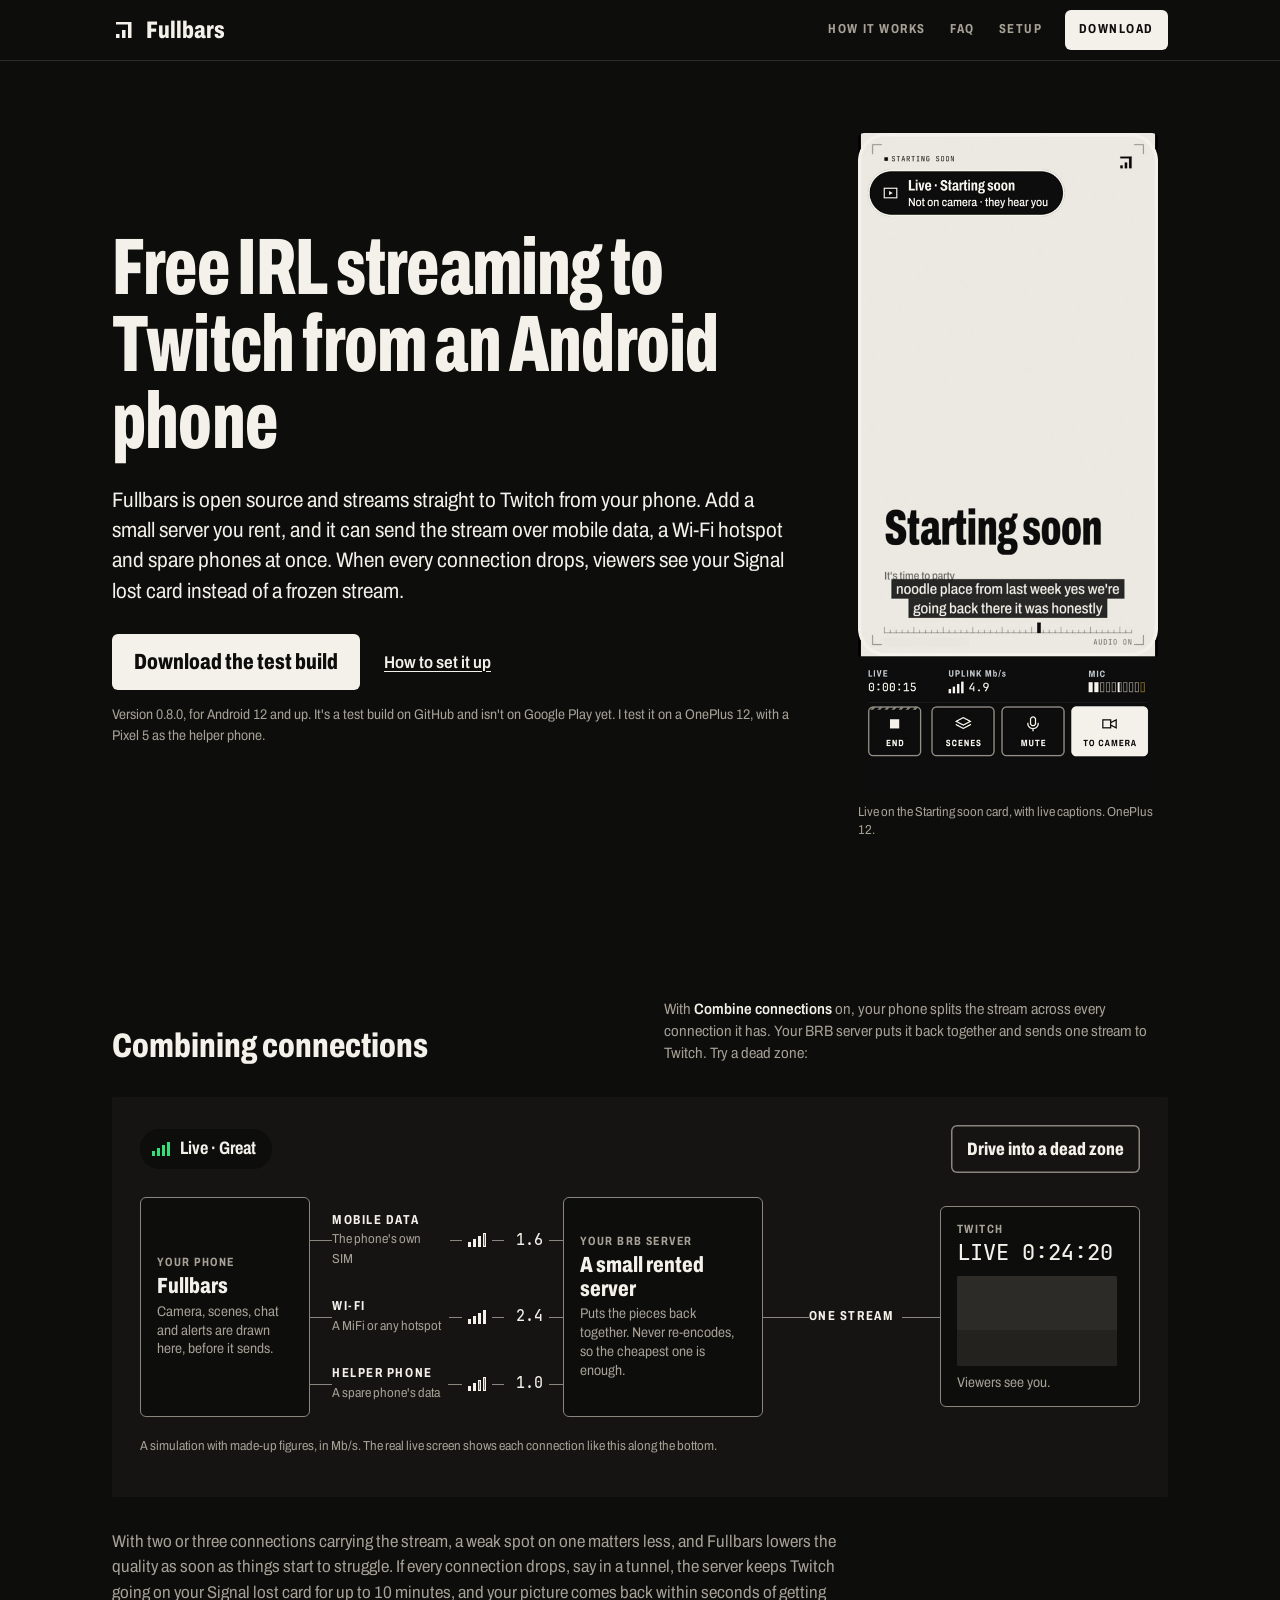
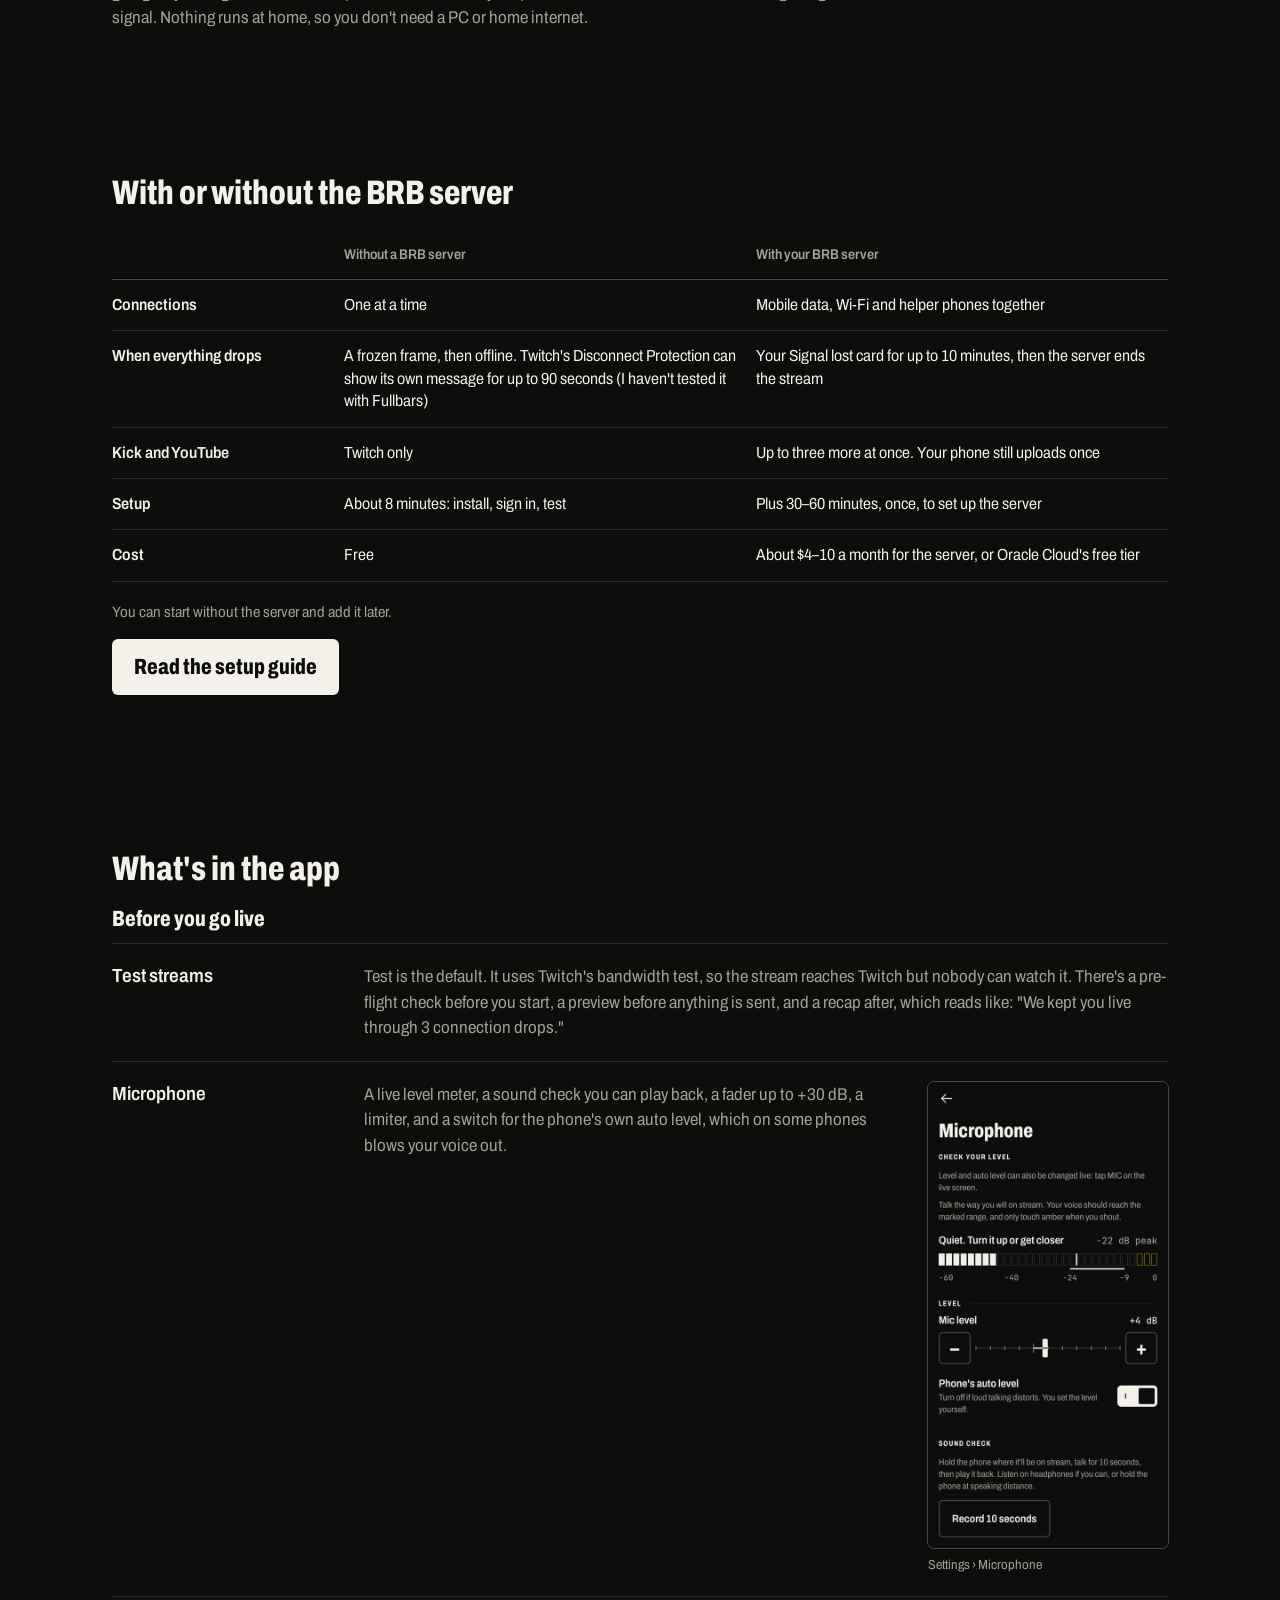
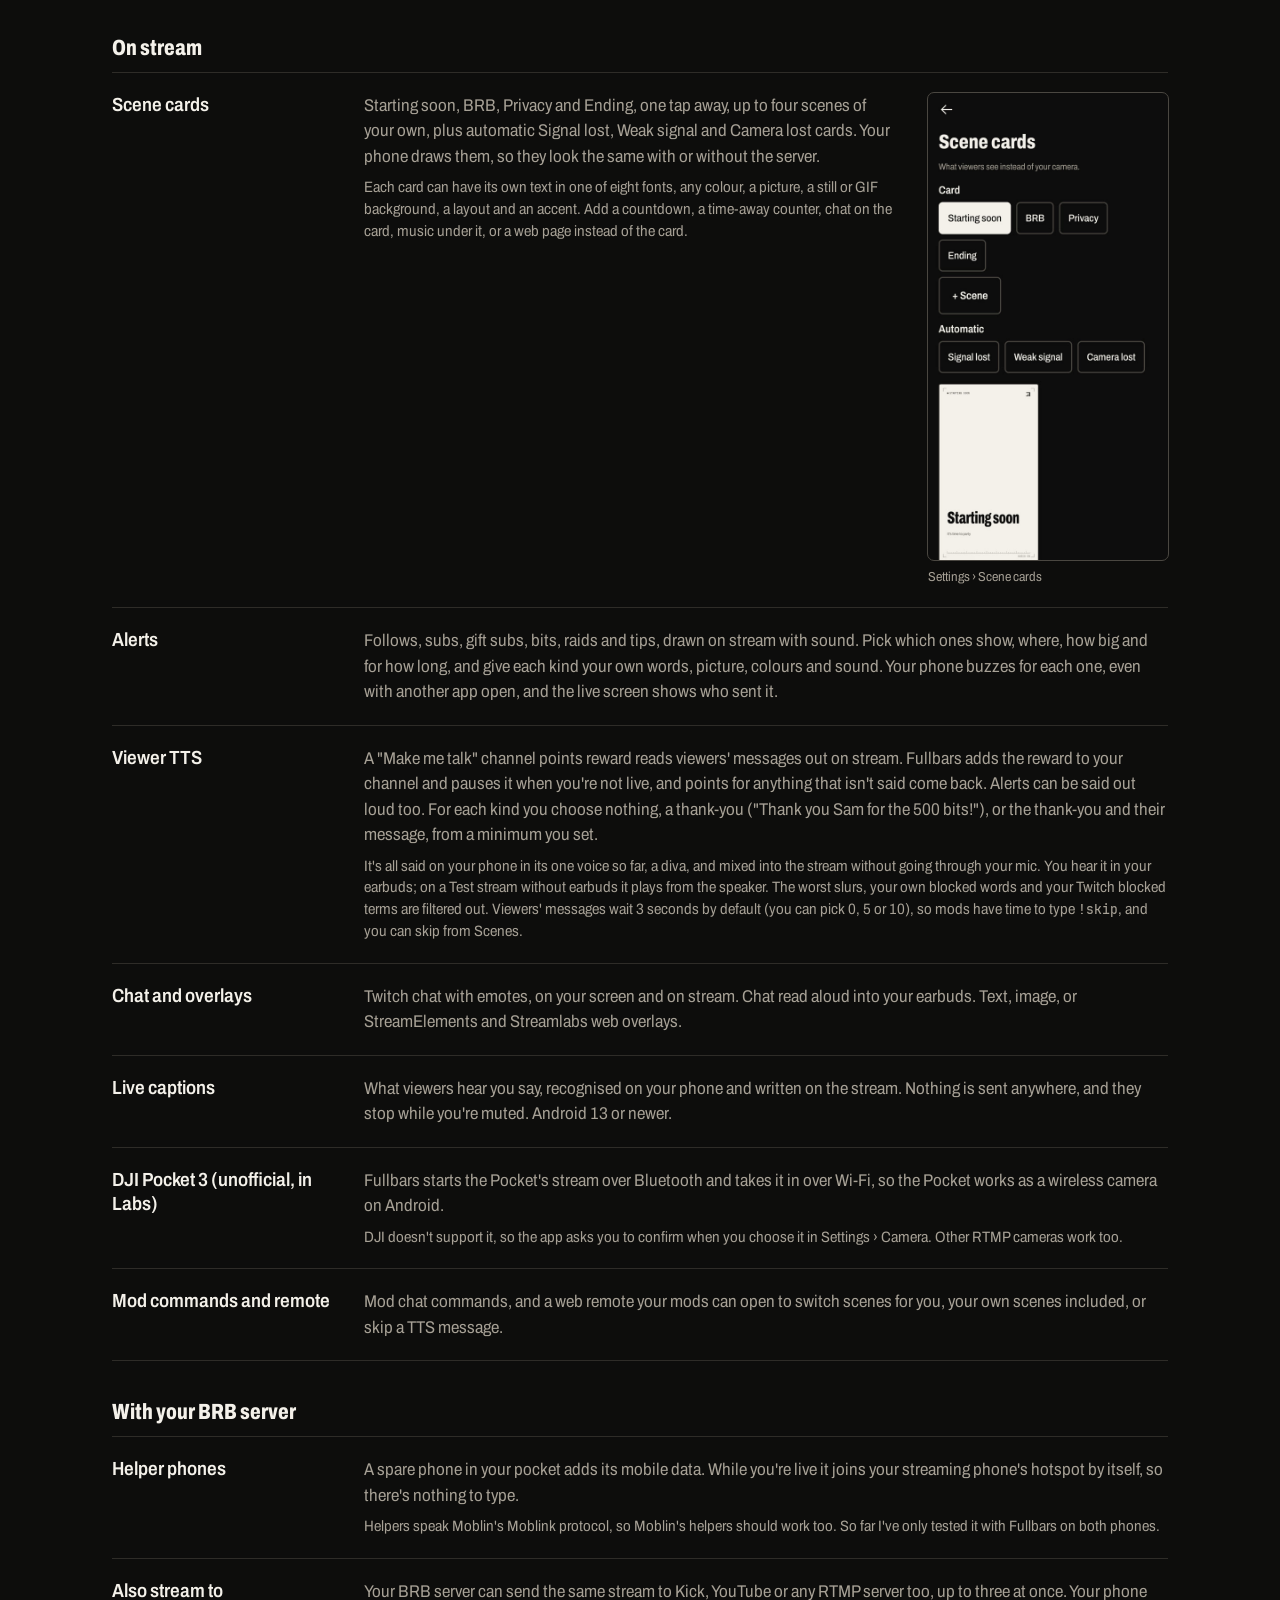
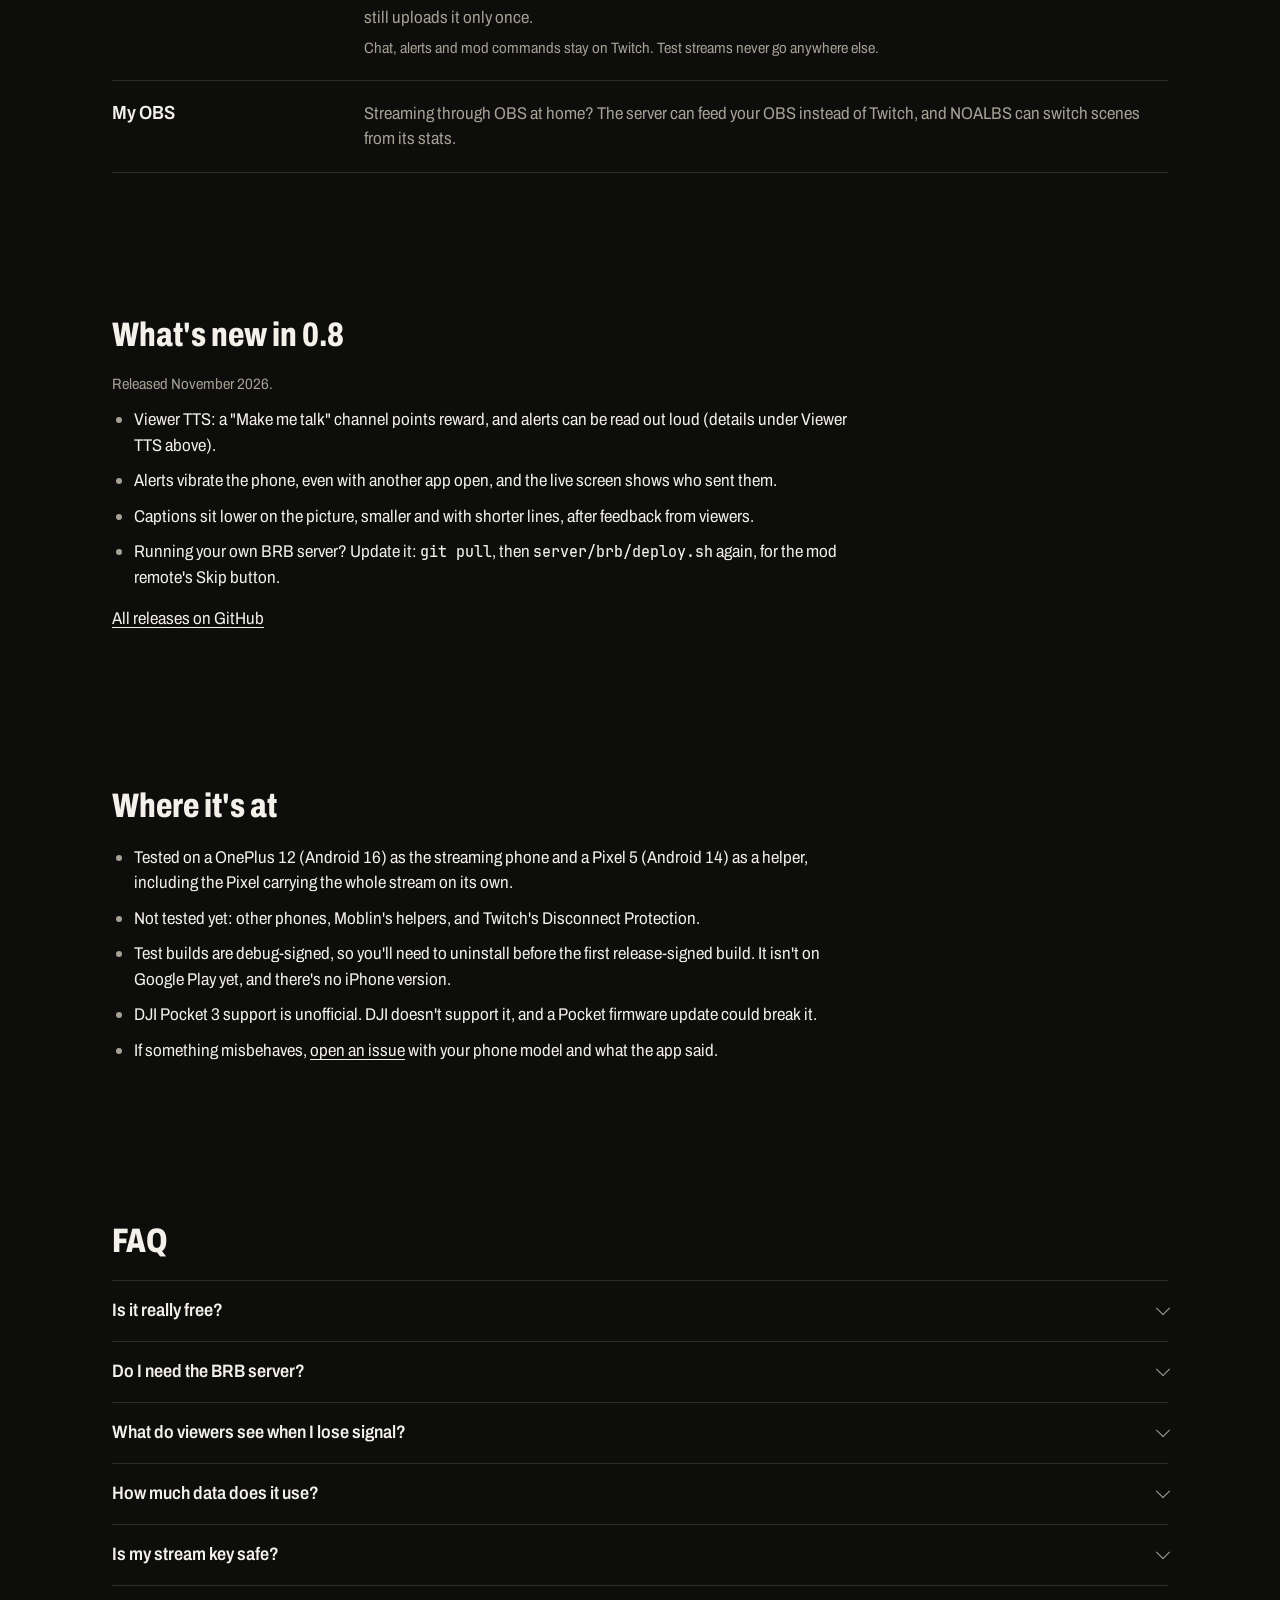
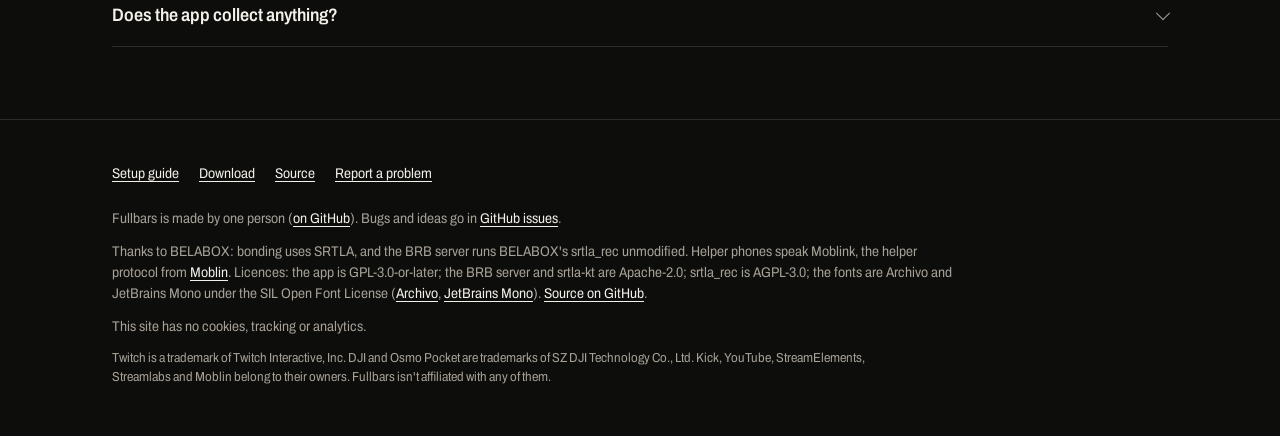
<file: index.html>
<!doctype html>
<html lang="en">
<head>
<meta charset="utf-8">
<meta name="viewport" content="width=device-width, initial-scale=1">
<title>Fullbars · IRL streaming for Android</title>
<meta name="description" content="Free, open-source Android app for IRL streaming on Twitch. Combine mobile data, Wi‑Fi and spare phones through your own BRB server, so a dead zone shows viewers a card instead of a frozen stream. It can also send the stream to Kick and YouTube.">
<meta name="theme-color" content="#0D0D0C">
<link rel="canonical" href="https://fullbars.app/">
<link rel="icon" href="/favicon.svg" type="image/svg+xml">
<link rel="icon" href="/favicon-32.png" sizes="32x32" type="image/png">
<link rel="apple-touch-icon" href="/apple-touch-icon.png">
<meta property="og:type" content="website">
<meta property="og:url" content="https://fullbars.app/">
<meta property="og:title" content="Fullbars: free IRL streaming to Twitch from Android">
<meta property="og:description" content="Free Android IRL streaming for Twitch, with your own BRB server for dead zones.">
<meta property="og:image" content="https://fullbars.app/img/og.png">
<meta name="twitter:card" content="summary_large_image">
<link rel="preload" href="/fonts/archivo_xc_800.woff2" as="font" type="font/woff2" crossorigin>
<link rel="preload" href="/fonts/archivo_sc_400.woff2" as="font" type="font/woff2" crossorigin>
<link rel="stylesheet" href="/styles.css">
<script src="/site.js" defer></script>
</head>
<body>
<a class="skip" href="#main">Skip to content</a>

<header class="bar">
  <div class="wrap">
    <a class="brand" href="/" aria-label="Fullbars, home">
      <svg viewBox="0 0 24 24" aria-hidden="true"><path fill="currentColor" d="M4,16h3.5v4h-3.5z M10,12h3.5v8h-3.5z M4,4h15.5v2.5h-15.5z M16,4h3.5v16h-3.5z"/></svg>
      Fullbars
    </a>
    <nav class="nav" aria-label="Main">
      <a class="opt" href="#how">How it works</a>
      <a class="opt" href="#faq">FAQ</a>
      <a href="/setup/">Setup</a>
      <a class="key" href="https://github.com/AnnabelleChimpton/fullbars/releases">Download</a>
    </nav>
  </div>
</header>

<main id="main">

<section class="hero" aria-labelledby="hero-title">
  <div class="wrap">
    <div>
      <h1 class="display" id="hero-title">Free IRL streaming to Twitch from an Android phone</h1>
      <p class="lede">Fullbars is open source and streams straight to Twitch from your phone. Add a small server you rent, and it can send the stream over mobile data, a Wi‑Fi hotspot and spare phones at once. When every connection drops, viewers see your Signal lost card instead of a frozen stream.</p>
      <div class="ctas">
        <a class="btn primary" href="https://github.com/AnnabelleChimpton/fullbars/releases">Download the test build</a>
        <a class="textlink" href="/setup/">How to set it up</a>
      </div>
      <p class="fine">Version 0.8.0, for Android 12 and up. It's a test build on GitHub and isn't on Google Play yet. I test it on a OnePlus 12, with a Pixel 5 as the helper phone.</p>
    </div>
    <figure class="shot">
      <img src="/img/live-captions.jpg" width="540" height="1188" alt="The Fullbars live screen on the Starting soon card, with live captions of what the streamer is saying along the bottom of the picture. A pill at the top says Live, Starting soon, not on camera, they hear you. The instrument line shows the live timer, the upload speed and the mic, over four keys: END, SCENES, MUTE and TO CAMERA.">
      <figcaption>Live on the Starting soon card, with live captions. OnePlus 12.</figcaption>
    </figure>
  </div>
</section>

<section id="how" aria-labelledby="how-title">
  <div class="wrap">
    <div class="route-intro">
      <h2 class="title" id="how-title">Combining connections</h2>
      <p class="help">With <strong>Combine connections</strong> on, your phone splits the stream across every connection it has. Your BRB server puts it back together and sends one stream to Twitch. Try a dead zone:</p>
    </div>

    <div class="plate">
      <div class="plate-top">
        <div class="pill" id="pill" data-state="live" role="status" aria-live="polite">
          <span class="meter" aria-hidden="true"><i></i><i></i><i></i><i></i></span>
          <svg class="arrows" viewBox="0 0 24 24" aria-hidden="true" fill="none" stroke="currentColor" stroke-width="1.75" stroke-linecap="square"><path d="M5 11a7 7 0 0 1 12.5-4.3M19 13a7 7 0 0 1-12.5 4.3"/><path d="M18 3v4h-4M6 21v-4h4"/></svg>
          <span id="pill-text">Live · Great</span>
        </div>
        <button class="btn secondary btn-sim" id="sim" type="button" aria-pressed="false">Drive into a dead zone</button>
      </div>

      <div class="route" id="route" data-state="live">
        <div class="node n-phone">
          <span class="label">Your phone</span>
          <span class="name">Fullbars</span>
          <span class="sub">Camera, scenes, chat and alerts are drawn here, before it sends.</span>
        </div>
        <div class="stub" aria-hidden="true"></div>
        <div class="lane l1" data-link>
          <span class="lname">Mobile data<small>The phone's own SIM</small></span>
          <span class="meter" aria-hidden="true"><i></i><i></i><i></i><i class="off"></i></span>
          <span class="val">1.8</span>
        </div>
        <div class="lane l2" data-link>
          <span class="lname">Wi‑Fi<small>A MiFi or any hotspot</small></span>
          <span class="meter" aria-hidden="true"><i></i><i></i><i></i><i></i></span>
          <span class="val">2.2</span>
        </div>
        <div class="lane l3" data-link>
          <span class="lname">Helper phone<small>A spare phone's data</small></span>
          <span class="meter" aria-hidden="true"><i></i><i></i><i class="off"></i><i class="off"></i></span>
          <span class="val">1.1</span>
        </div>
        <div class="stub" aria-hidden="true"></div>
        <div class="node n-server">
          <span class="label">Your BRB server</span>
          <span class="name">A small rented server</span>
          <span class="sub">Puts the pieces back together. Never re-encodes, so the cheapest one is enough.</span>
        </div>
        <div class="lane out l-out">
          <span class="lname" id="out-label">One stream</span>
        </div>
        <div class="node twitch n-twitch">
          <span class="label">Twitch</span>
          <span class="name"><span class="timer" id="timer">LIVE 0:24:18</span></span>
          <div class="viewers">
            <span class="card-thumb" aria-hidden="true"><span class="cam"></span><span class="lostbars"><span class="meter dashed"><i></i><i></i><i></i></span></span><span class="lost">Signal lost</span></span>
            <span class="sub" id="viewers-see">Viewers see you.</span>
          </div>
        </div>
      </div>
      <p class="sim-note">A simulation with made-up figures, in Mb/s. The real live screen shows each connection like this along the bottom.</p>
    </div>

    <p class="after-plate">With two or three connections carrying the stream, a weak spot on one matters less, and Fullbars lowers the quality as soon as things start to struggle. If every connection drops, say in a tunnel, the server keeps Twitch going on your Signal lost card for up to 10 minutes, and your picture comes back within seconds of getting signal. Nothing runs at home, so you don't need a PC or home internet.</p>
  </div>
</section>

<section id="compare" aria-labelledby="compare-title">
  <div class="wrap">
    <h2 class="title" id="compare-title">With or without the BRB server</h2>
    <table class="cmp">
      <thead>
        <tr><th scope="col"><span class="sr">Question</span></th><th scope="col">Without a BRB server</th><th scope="col">With your BRB server</th></tr>
      </thead>
      <tbody>
        <tr><th scope="row">Connections</th><td data-col="Without">One at a time</td><td data-col="With">Mobile data, Wi‑Fi and helper phones together</td></tr>
        <tr><th scope="row">When everything drops</th><td data-col="Without">A frozen frame, then offline. Twitch's Disconnect Protection can show its own message for up to 90 seconds (I haven't tested it with Fullbars)</td><td data-col="With">Your Signal lost card for up to 10 minutes, then the server ends the stream</td></tr>
        <tr><th scope="row">Kick and YouTube</th><td data-col="Without">Twitch only</td><td data-col="With">Up to three more at once. Your phone still uploads once</td></tr>
        <tr><th scope="row">Setup</th><td data-col="Without">About 8 minutes: install, sign in, test</td><td data-col="With">Plus 30–60 minutes, once, to set up the server</td></tr>
        <tr><th scope="row">Cost</th><td data-col="Without">Free</td><td data-col="With">About <span class="nw">$4–10</span> a month for the server, or Oracle Cloud's free tier</td></tr>
      </tbody>
    </table>
    <p class="help after-table">You can start without the server and add it later.</p>
    <p><a class="btn primary" href="/setup/">Read the setup guide</a></p>
  </div>
</section>

<section id="features" aria-labelledby="features-title">
  <div class="wrap">
    <h2 class="title" id="features-title">What's in the app</h2>
    <h3 class="group">Before you go live</h3>
    <div class="rows">
      <div class="row"><h4>Test streams</h4><p>Test is the default. It uses Twitch's bandwidth test, so the stream reaches Twitch but nobody can watch it. There's a pre-flight check before you start, a preview before anything is sent, and a recap after, which reads like: "We kept you live through 3 connection drops."</p></div>
      <div class="row has-shot"><h4>Microphone</h4><p>A live level meter, a sound check you can play back, a fader up to +30 dB, a limiter, and a switch for the phone's own auto level, which on some phones blows your voice out.</p><figure class="row-shot"><img src="/img/settings-microphone.jpg" width="540" height="1050" loading="lazy" alt="Settings, Microphone: a live level meter, the mic level fader at plus 4 dB, the Phone's auto level switch and the sound check."><figcaption>Settings › Microphone</figcaption></figure></div>
    </div>

    <h3 class="group">On stream</h3>
    <div class="rows">
      <div class="row has-shot"><h4>Scene cards</h4><div><p>Starting soon, BRB, Privacy and Ending, one tap away, up to four scenes of your own, plus automatic Signal lost, Weak signal and Camera lost cards. Your phone draws them, so they look the same with or without the server.</p><p class="tagline help">Each card can have its own text in one of eight fonts, any colour, a picture, a still or GIF background, a layout and an accent. Add a countdown, a time-away counter, chat on the card, music under it, or a web page instead of the card.</p></div><figure class="row-shot"><img src="/img/settings-cards.jpg" width="540" height="1050" loading="lazy" alt="Settings, Scene cards: the card chooser in two groups, Card and Automatic, over a preview of the Starting soon card."><figcaption>Settings › Scene cards</figcaption></figure></div>
      <div class="row"><h4>Alerts</h4><p>Follows, subs, gift subs, bits, raids and tips, drawn on stream with sound. Pick which ones show, where, how big and for how long, and give each kind your own words, picture, colours and sound. Your phone buzzes for each one, even with another app open, and the live screen shows who sent it.</p></div>
      <div class="row"><h4>Viewer TTS</h4><div><p>A "Make me talk" channel points reward reads viewers' messages out on stream. Fullbars adds the reward to your channel and pauses it when you're not live, and points for anything that isn't said come back. Alerts can be said out loud too. For each kind you choose nothing, a thank-you ("Thank you Sam for the 500 bits!"), or the thank-you and their message, from a minimum you set.</p><p class="tagline help">It's all said on your phone in its one voice so far, a diva, and mixed into the stream without going through your mic. You hear it in your earbuds; on a Test stream without earbuds it plays from the speaker. The worst slurs, your own blocked words and your Twitch blocked terms are filtered out. Viewers' messages wait 3 seconds by default (you can pick 0, 5 or 10), so mods have time to type <code>!skip</code>, and you can skip from Scenes.</p></div></div>
      <div class="row"><h4>Chat and overlays</h4><p>Twitch chat with emotes, on your screen and on stream. Chat read aloud into your earbuds. Text, image, or StreamElements and Streamlabs web overlays.</p></div>
      <div class="row"><h4>Live captions</h4><p>What viewers hear you say, recognised on your phone and written on the stream. Nothing is sent anywhere, and they stop while you're muted. Android 13 or newer.</p></div>
      <div class="row"><h4>DJI Pocket 3 (unofficial, in Labs)</h4><div><p>Fullbars starts the Pocket's stream over Bluetooth and takes it in over Wi‑Fi, so the Pocket works as a wireless camera on Android.</p><p class="tagline help">DJI doesn't support it, so the app asks you to confirm when you choose it in Settings › Camera. Other RTMP cameras work too.</p></div></div>
      <div class="row"><h4>Mod commands and remote</h4><p>Mod chat commands, and a web remote your mods can open to switch scenes for you, your own scenes included, or skip a TTS message.</p></div>
    </div>

    <h3 class="group">With your BRB server</h3>
    <div class="rows">
      <div class="row"><h4>Helper phones</h4><div><p>A spare phone in your pocket adds its mobile data. While you're live it joins your streaming phone's hotspot by itself, so there's nothing to type.</p><p class="tagline help">Helpers speak Moblin's Moblink protocol, so Moblin's helpers should work too. So far I've only tested it with Fullbars on both phones.</p></div></div>
      <div class="row"><h4>Also stream to</h4><div><p>Your BRB server can send the same stream to Kick, YouTube or any RTMP server too, up to three at once. Your phone still uploads it only once.</p><p class="tagline help">Chat, alerts and mod commands stay on Twitch. Test streams never go anywhere else.</p></div></div>
      <div class="row"><h4>My OBS</h4><p>Streaming through OBS at home? The server can feed your OBS instead of Twitch, and NOALBS can switch scenes from its stats.</p></div>
    </div>
  </div>
</section>

<section id="new" aria-labelledby="new-title">
  <div class="wrap">
    <h2 class="title" id="new-title">What's new in 0.8</h2>
    <div class="body">
      <p class="help">Released November 2026.</p>
      <ul>
        <li>Viewer TTS: a "Make me talk" channel points reward, and alerts can be read out loud (details under Viewer TTS above).</li>
        <li>Alerts vibrate the phone, even with another app open, and the live screen shows who sent them.</li>
        <li>Captions sit lower on the picture, smaller and with shorter lines, after feedback from viewers.</li>
        <li>Running your own BRB server? Update it: <code>git pull</code>, then <code>server/brb/deploy.sh</code> again, for the mod remote's Skip button.</li>
      </ul>
      <p><a href="https://github.com/AnnabelleChimpton/fullbars/releases">All releases on GitHub</a></p>
    </div>
  </div>
</section>

<section id="status" aria-labelledby="status-title">
  <div class="wrap">
    <h2 class="title" id="status-title">Where it's at</h2>
    <div class="body">
      <ul>
        <li>Tested on a OnePlus 12 (Android 16) as the streaming phone and a Pixel 5 (Android 14) as a helper, including the Pixel carrying the whole stream on its own.</li>
        <li>Not tested yet: other phones, Moblin's helpers, and Twitch's Disconnect Protection.</li>
        <li>Test builds are debug-signed, so you'll need to uninstall before the first release-signed build. It isn't on Google Play yet, and there's no iPhone version.</li>
        <li>DJI Pocket 3 support is unofficial. DJI doesn't support it, and a Pocket firmware update could break it.</li>
        <li>If something misbehaves, <a href="https://github.com/AnnabelleChimpton/fullbars/issues">open an issue</a> with your phone model and what the app said.</li>
      </ul>
    </div>
  </div>
</section>

<section id="faq" aria-labelledby="faq-title">
  <div class="wrap">
    <h2 class="title" id="faq-title">FAQ</h2>
    <div class="faq">
      <details><summary>Is it really free?</summary><div class="a"><p>Yes. The app is free and open source (GPL-3.0). The only thing you might pay for is your BRB server, which you rent yourself from any provider, usually <span class="nw">$4–10</span> a month. Oracle Cloud's free tier works too. Fullbars doesn't take a cut.</p></div></details>
      <details><summary>Do I need the BRB server?</summary><div class="a"><p>No. Without one, Fullbars streams straight to Twitch over one connection, and scenes, chat, alerts and overlays all still work. The server is what lets you combine connections, use helper phones, and stay on air when everything drops.</p></div></details>
      <details><summary>What do viewers see when I lose signal?</summary><div class="a"><p>With the BRB server, a Signal lost card ("The stream picks up when the connection's back") made by your phone to match your stream. Twitch sees one unbroken stream, and your picture comes back within seconds of your signal. If you're gone for 10 minutes, the server ends the stream.</p><p>Without the server, viewers see a frozen frame, and Twitch may show you as offline until your phone reconnects. If Disconnect Protection is on in your Twitch settings, Twitch can show its own fixed message for up to 90 seconds instead; I haven't tested that with Fullbars yet.</p></div></details>
      <details><summary>How much data does it use?</summary><div class="a"><p>At 1080p and 6 Mb/s, about 2.8 GB an hour, split across your connections. Home shows the figure for the quality you pick before you go live. Fullbars lowers the quality on its own when the signal gets weak.</p></div></details>
      <details><summary>Is my stream key safe?</summary><div class="a"><p>Sign in with Twitch and Fullbars fetches your key; you never copy it anywhere. With a BRB server, the phone sends it over an encrypted connection that trusts only your server's key, from the pairing QR code. The server keeps it in a file only it can read and never prints or logs it. Kick or YouTube keys you add for Also stream to are kept the same way. The stream itself is encrypted between your phone and your server.</p></div></details>
      <details><summary>Does the app collect anything?</summary><div class="a"><p>No. There's no Fullbars account, and no analytics or crash reporting. The app talks only to Twitch, to StreamElements or Streamlabs if you add them, to web pages you add as overlays or cards, and to your own BRB server.</p></div></details>
    </div>
  </div>
</section>

</main>

<footer>
  <div class="wrap">
    <div class="links">
      <a href="/setup/">Setup guide</a>
      <a href="https://github.com/AnnabelleChimpton/fullbars/releases">Download</a>
      <a href="https://github.com/AnnabelleChimpton/fullbars">Source</a>
      <a href="https://github.com/AnnabelleChimpton/fullbars/issues">Report a problem</a>
    </div>
    <p>Fullbars is made by one person (<a href="https://github.com/AnnabelleChimpton">on GitHub</a>). Bugs and ideas go in <a href="https://github.com/AnnabelleChimpton/fullbars/issues">GitHub issues</a>.</p>
    <p>Thanks to BELABOX: bonding uses SRTLA, and the BRB server runs BELABOX's srtla_rec unmodified. Helper phones speak Moblink, the helper protocol from <a href="https://github.com/eerimoq/moblin">Moblin</a>. Licences: the app is GPL-3.0-or-later; the BRB server and srtla-kt are Apache-2.0; srtla_rec is AGPL-3.0; the fonts are Archivo and JetBrains Mono under the SIL Open Font License (<a href="/fonts/OFL-Archivo.txt">Archivo</a>, <a href="/fonts/OFL-JetBrainsMono.txt">JetBrains Mono</a>). <a href="https://github.com/AnnabelleChimpton/fullbars">Source on GitHub</a>.</p>
    <p>This site has no cookies, tracking or analytics.</p>
    <p class="tm">Twitch is a trademark of Twitch Interactive, Inc. DJI and Osmo Pocket are trademarks of SZ DJI Technology Co., Ltd. Kick, YouTube, StreamElements, Streamlabs and Moblin belong to their owners. Fullbars isn't affiliated with any of them.</p>
  </div>
</footer>
</body>
</html>
</file>
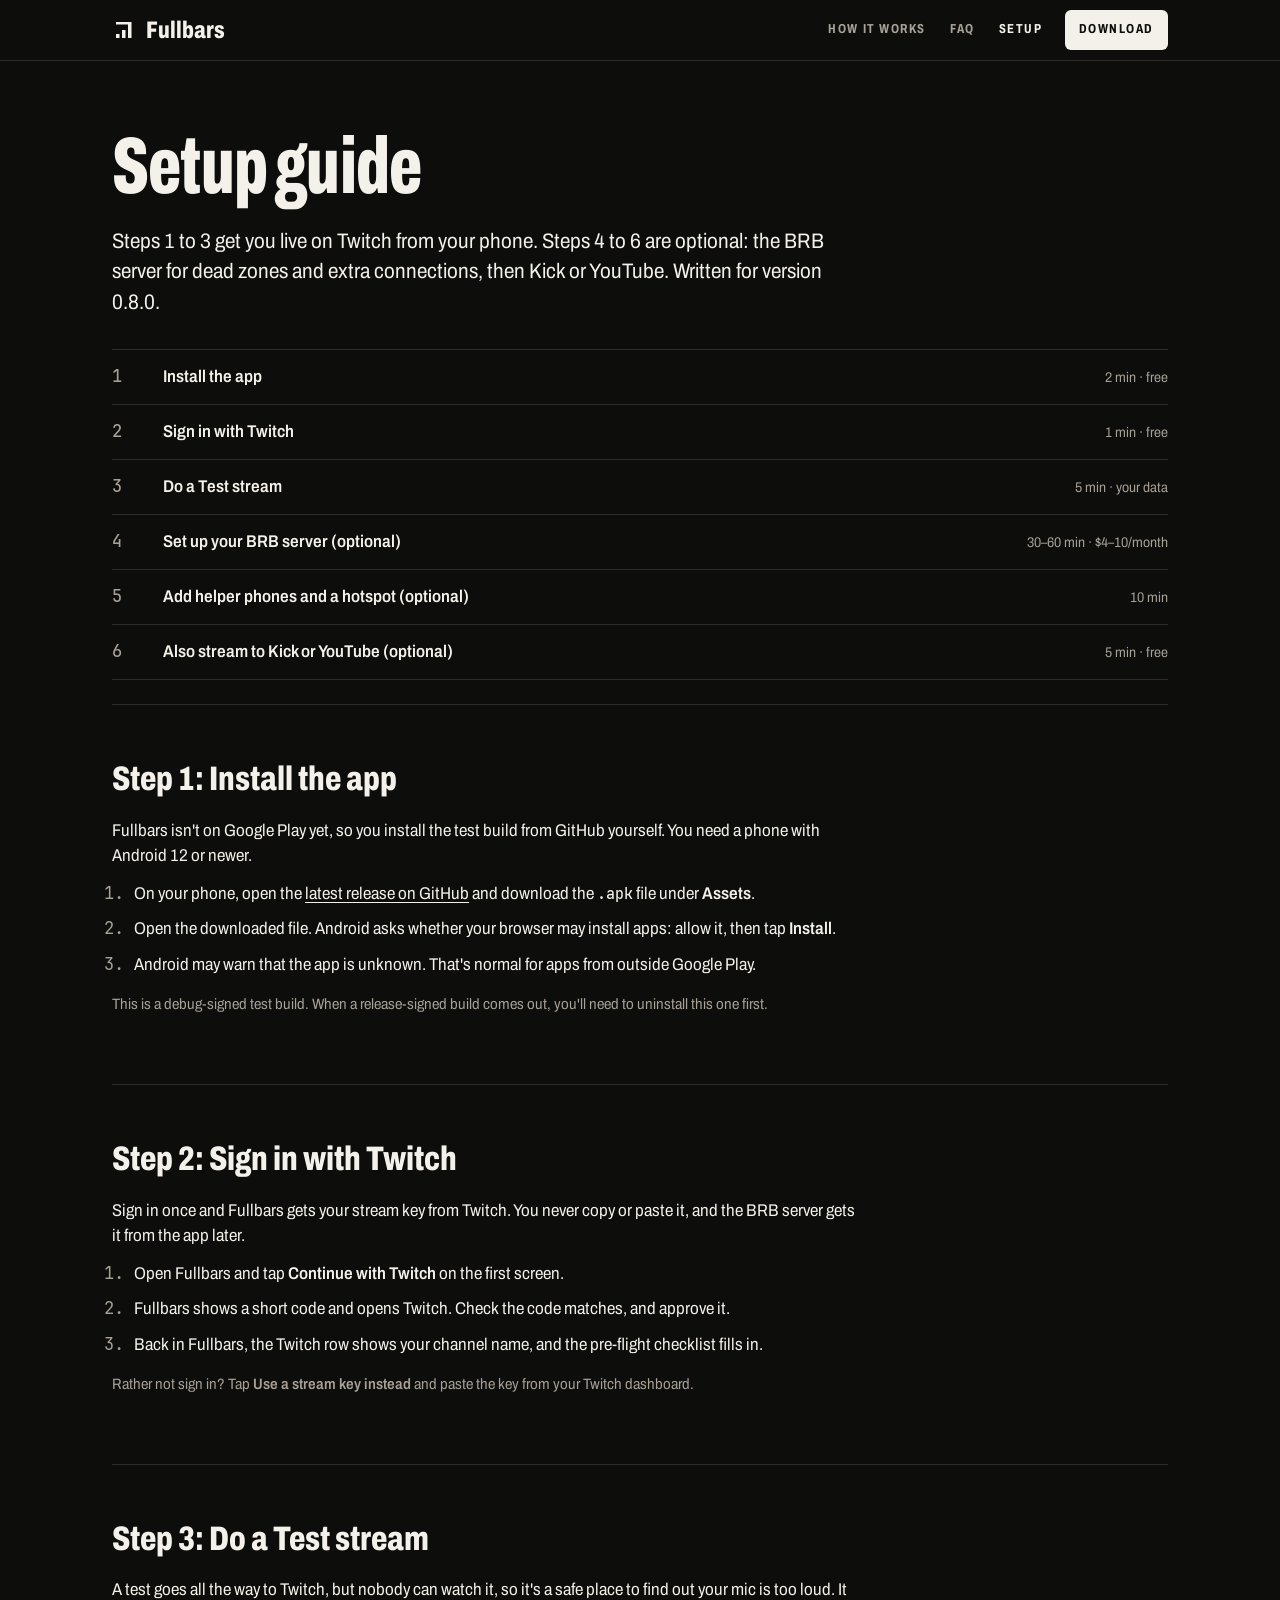
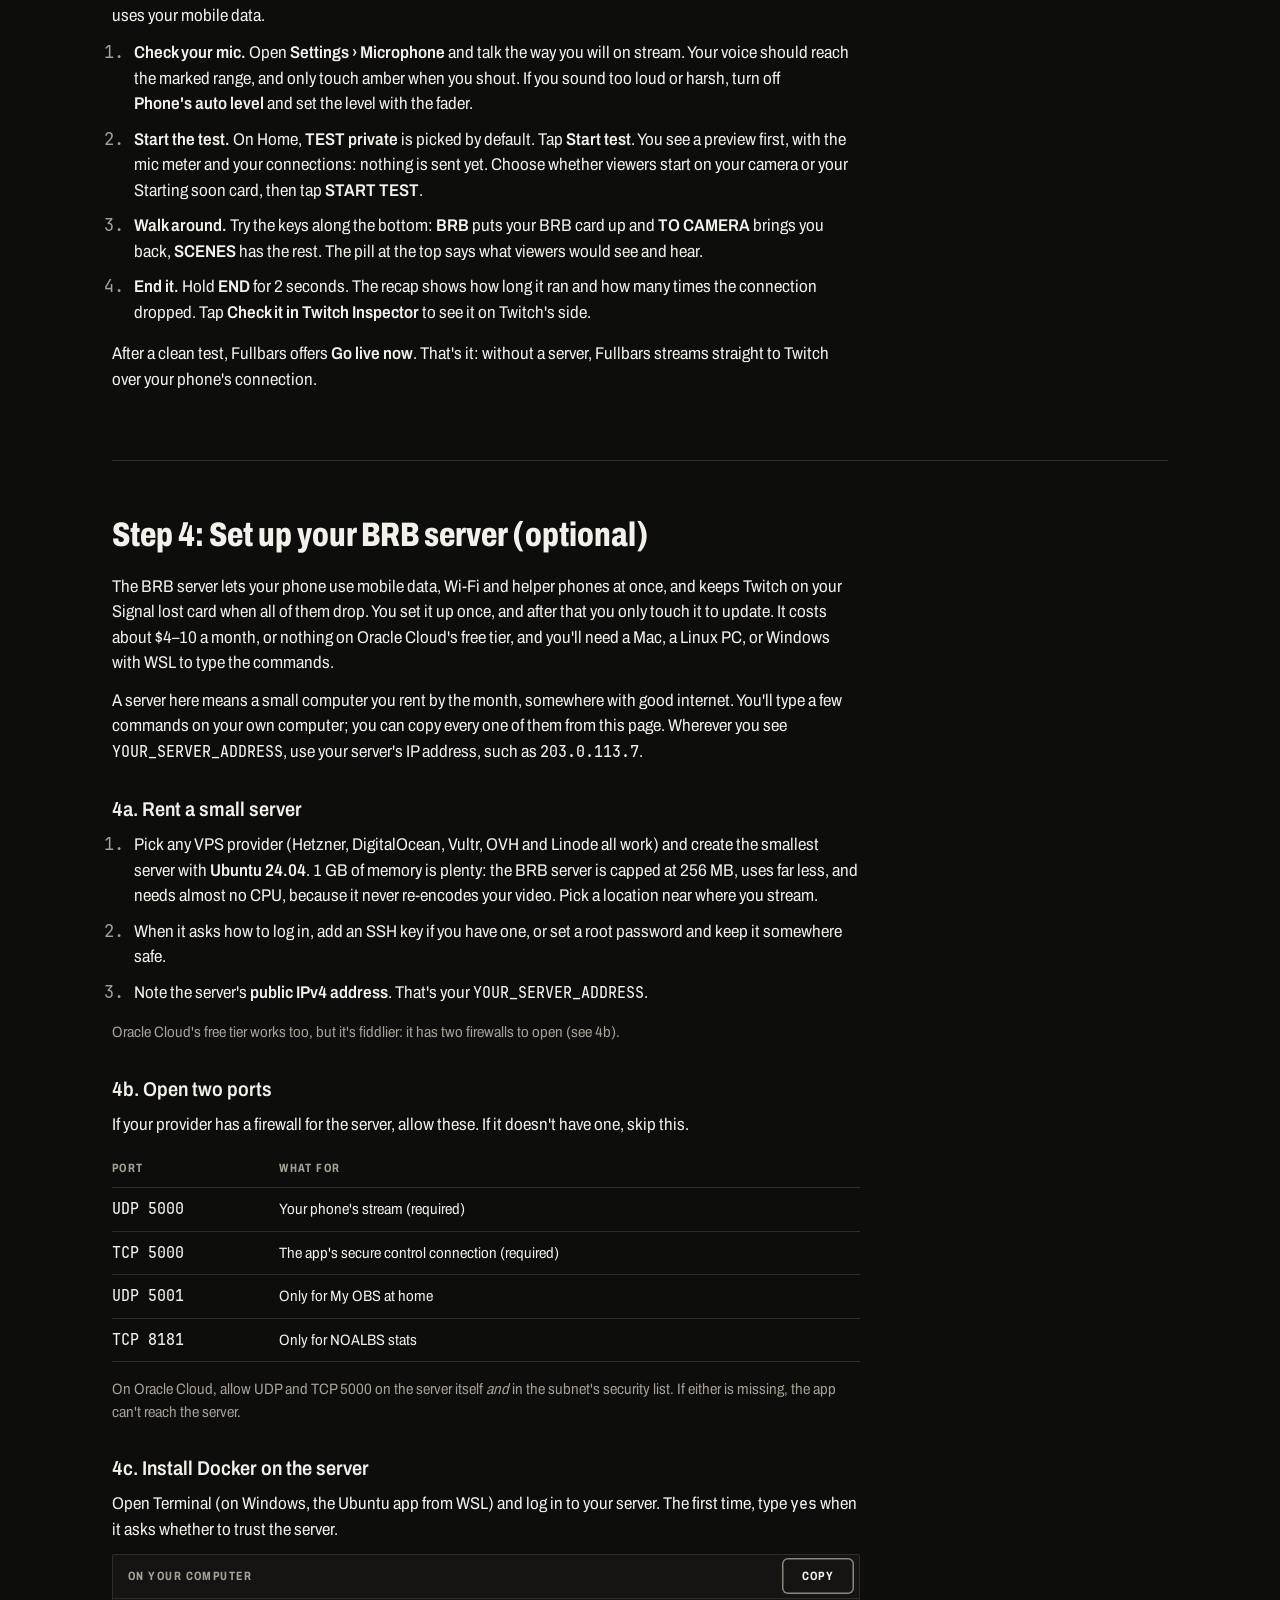
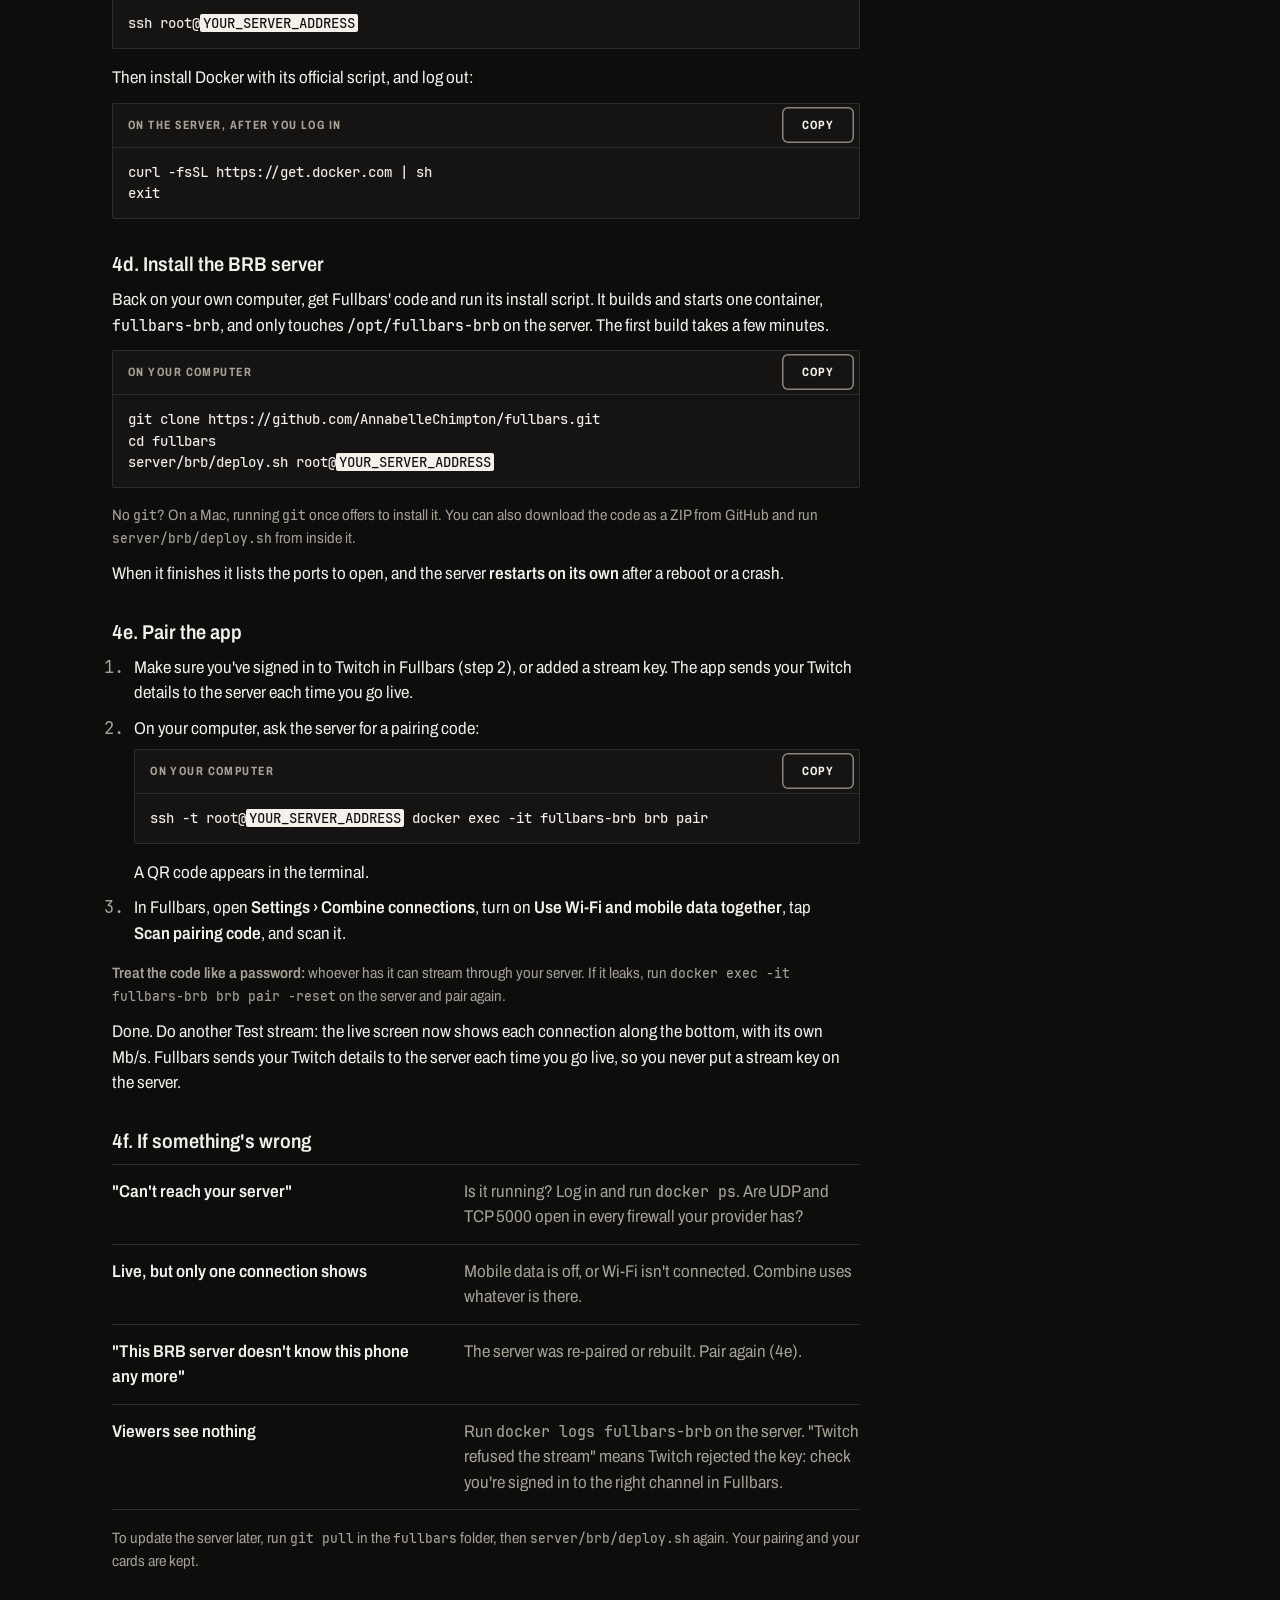
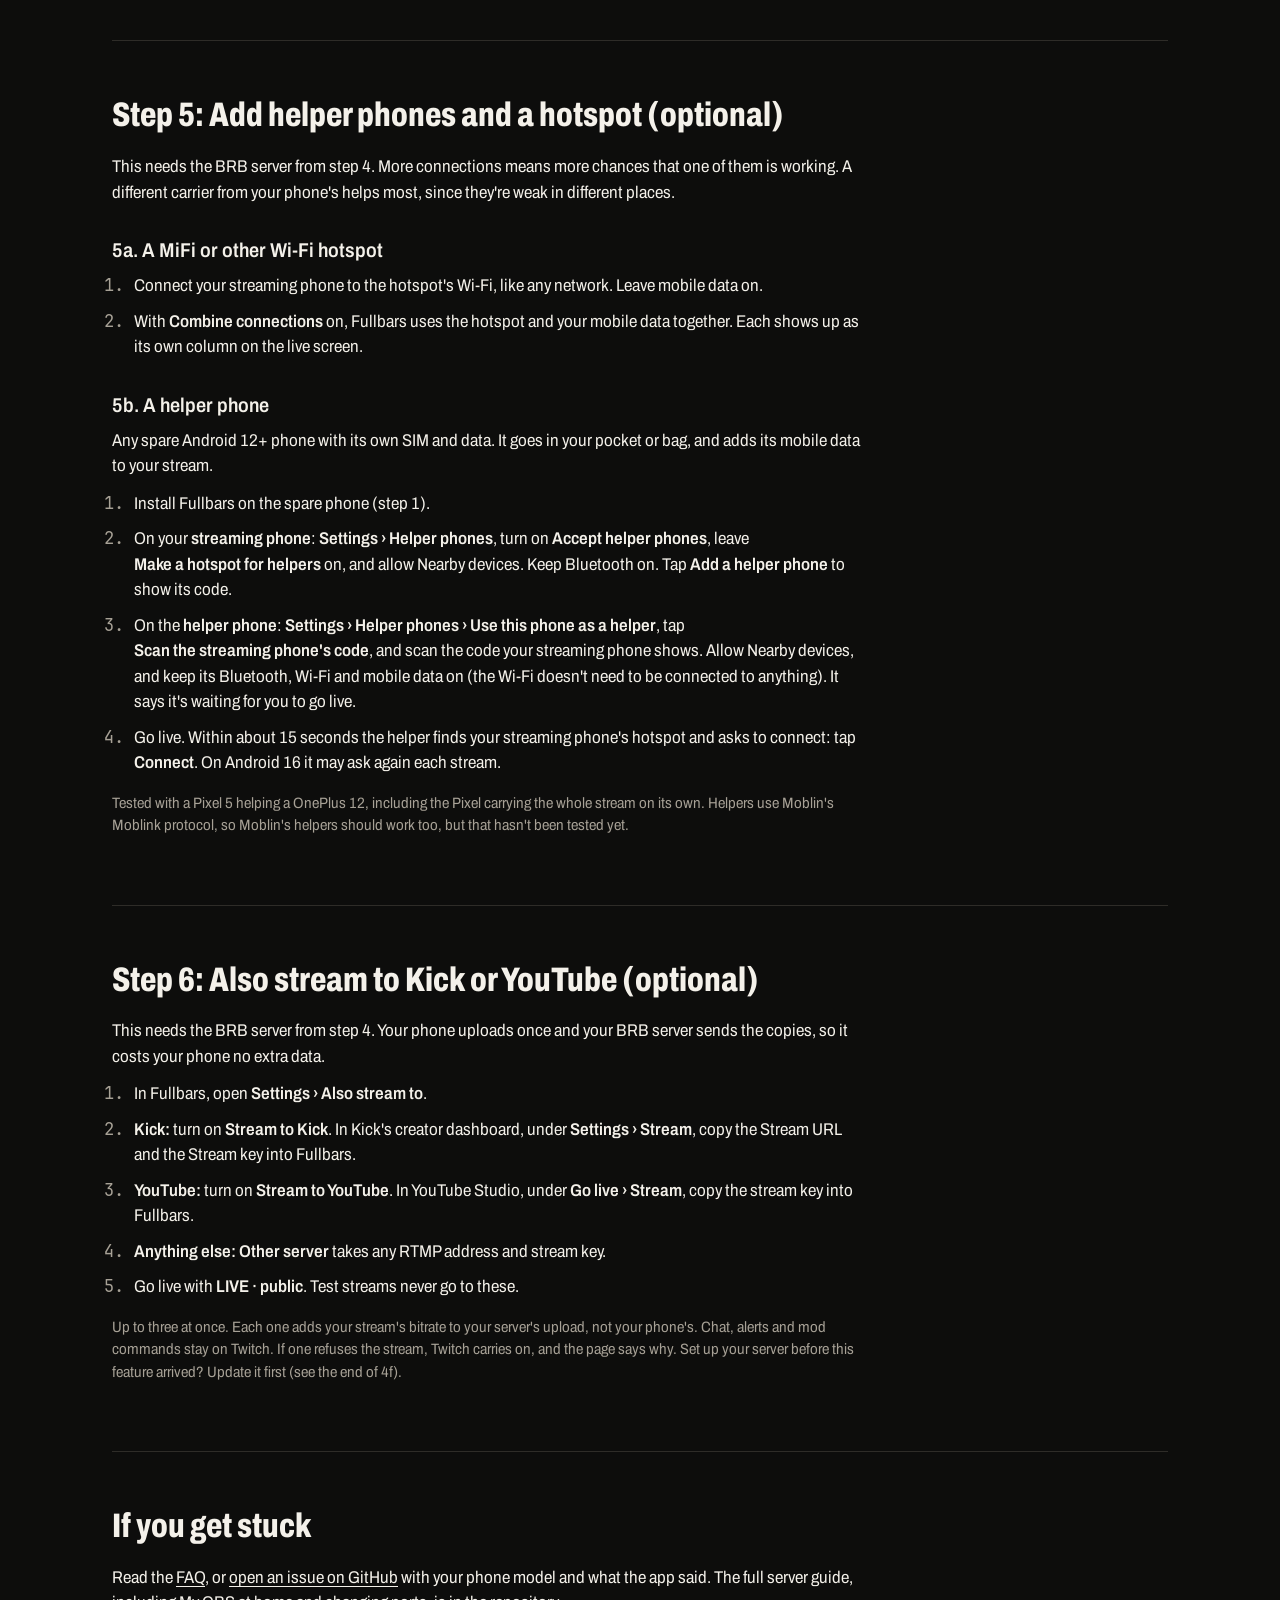
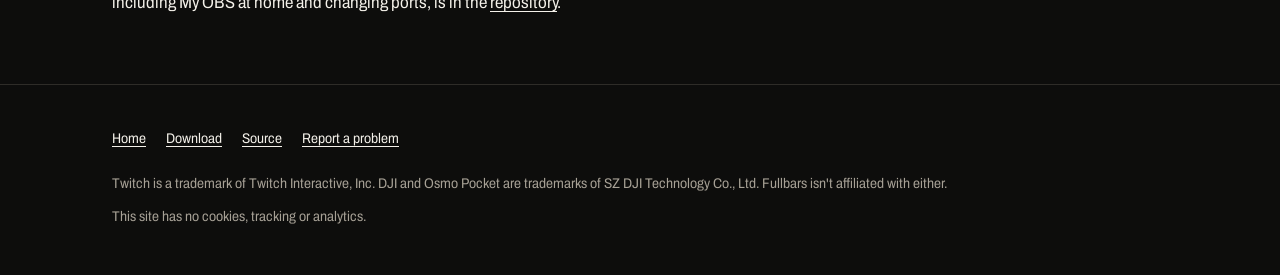
<file: setup/index.html>
<!doctype html>
<html lang="en">
<head>
<meta charset="utf-8">
<meta name="viewport" content="width=device-width, initial-scale=1">
<title>Setup guide · Fullbars</title>
<meta name="description" content="Set up Fullbars step by step: install the app, sign in with Twitch, do a Test stream, then set up your own BRB server and add helper phones.">
<meta name="theme-color" content="#0D0D0C">
<link rel="canonical" href="https://fullbars.app/setup/">
<link rel="icon" href="/favicon.svg" type="image/svg+xml">
<link rel="icon" href="/favicon-32.png" sizes="32x32" type="image/png">
<link rel="apple-touch-icon" href="/apple-touch-icon.png">
<meta property="og:type" content="article">
<meta property="og:url" content="https://fullbars.app/setup/">
<meta property="og:title" content="Fullbars setup guide">
<meta property="og:description" content="Install the app, do a test stream, then optionally rent a BRB server and add helper phones.">
<meta property="og:image" content="https://fullbars.app/img/og.png">
<meta name="twitter:card" content="summary_large_image">
<link rel="preload" href="/fonts/archivo_c_800.woff2" as="font" type="font/woff2" crossorigin>
<link rel="preload" href="/fonts/archivo_sc_400.woff2" as="font" type="font/woff2" crossorigin>
<link rel="stylesheet" href="/styles.css">
<script src="/site.js" defer></script>
</head>
<body>
<a class="skip" href="#main">Skip to content</a>

<header class="bar">
  <div class="wrap">
    <a class="brand" href="/" aria-label="Fullbars, home">
      <svg viewBox="0 0 24 24" aria-hidden="true"><path fill="currentColor" d="M4,16h3.5v4h-3.5z M10,12h3.5v8h-3.5z M4,4h15.5v2.5h-15.5z M16,4h3.5v16h-3.5z"/></svg>
      Fullbars
    </a>
    <nav class="nav" aria-label="Main">
      <a class="opt" href="/#how">How it works</a>
      <a class="opt" href="/#faq">FAQ</a>
      <a href="/setup/" aria-current="page">Setup</a>
      <a class="key" href="https://github.com/AnnabelleChimpton/fullbars/releases">Download</a>
    </nav>
  </div>
</header>

<main id="main">
<div class="wrap">

  <div class="page-head">
    <h1 class="display">Setup guide</h1>
    <p class="lede">Steps 1 to 3 get you live on Twitch from your phone. Steps 4 to 6 are optional: the BRB server for dead zones and extra connections, then Kick or YouTube. Written for version 0.8.0.</p>
    <ol class="toc">
      <li><a href="#install"><span class="n">1</span><span class="w">Install the app</span><span class="t">2 min · free</span></a></li>
      <li><a href="#twitch"><span class="n">2</span><span class="w">Sign in with Twitch</span><span class="t">1 min · free</span></a></li>
      <li><a href="#test"><span class="n">3</span><span class="w">Do a Test stream</span><span class="t">5 min · your data</span></a></li>
      <li><a href="#server"><span class="n">4</span><span class="w">Set up your BRB server (optional)</span><span class="t">30–60 min · <span class="nw">$4–10</span>/month</span></a></li>
      <li><a href="#more"><span class="n">5</span><span class="w">Add helper phones and a hotspot (optional)</span><span class="t">10 min</span></a></li>
      <li><a href="#also"><span class="n">6</span><span class="w">Also stream to Kick or YouTube (optional)</span><span class="t">5 min · free</span></a></li>
    </ol>
  </div>

  <!-- 1 -->
  <section class="step" id="install" aria-labelledby="s1">
    <h2 class="title" id="s1">Step 1: Install the app</h2>
    <div class="body">
      <p>Fullbars isn't on Google Play yet, so you install the test build from GitHub yourself. You need a phone with Android 12 or newer.</p>
      <ol>
        <li>On your phone, open the <a href="https://github.com/AnnabelleChimpton/fullbars/releases">latest release on GitHub</a> and download the <code>.apk</code> file under <span class="path">Assets</span>.</li>
        <li>Open the downloaded file. Android asks whether your browser may install apps: allow it, then tap <span class="path">Install</span>.</li>
        <li>Android may warn that the app is unknown. That's normal for apps from outside Google Play.</li>
      </ol>
      <p class="note">This is a debug-signed test build. When a release-signed build comes out, you'll need to uninstall this one first.</p>
    </div>
  </section>

  <!-- 2 -->
  <section class="step" id="twitch" aria-labelledby="s2">
    <h2 class="title" id="s2">Step 2: Sign in with Twitch</h2>
    <div class="body">
      <p>Sign in once and Fullbars gets your stream key from Twitch. You never copy or paste it, and the BRB server gets it from the app later.</p>
      <ol>
        <li>Open Fullbars and tap <span class="path">Continue with Twitch</span> on the first screen.</li>
        <li>Fullbars shows a short code and opens Twitch. Check the code matches, and approve it.</li>
        <li>Back in Fullbars, the Twitch row shows your channel name, and the pre-flight checklist fills in.</li>
      </ol>
      <p class="note">Rather not sign in? Tap <span class="path">Use a stream key instead</span> and paste the key from your Twitch dashboard.</p>
    </div>
  </section>

  <!-- 3 -->
  <section class="step" id="test" aria-labelledby="s3">
    <h2 class="title" id="s3">Step 3: Do a Test stream</h2>
    <div class="body">
      <p>A test goes all the way to Twitch, but nobody can watch it, so it's a safe place to find out your mic is too loud. It uses your mobile data.</p>
      <ol>
        <li><strong>Check your mic.</strong> Open <span class="path">Settings › Microphone</span> and talk the way you will on stream. Your voice should reach the marked range, and only touch amber when you shout. If you sound too loud or harsh, turn off <span class="path">Phone's auto level</span> and set the level with the fader.</li>
        <li><strong>Start the test.</strong> On Home, <span class="path">TEST private</span> is picked by default. Tap <span class="path">Start test</span>. You see a preview first, with the mic meter and your connections: nothing is sent yet. Choose whether viewers start on your camera or your Starting soon card, then tap <span class="path">START TEST</span>.</li>
        <li><strong>Walk around.</strong> Try the keys along the bottom: <span class="path">BRB</span> puts your BRB card up and <span class="path">TO CAMERA</span> brings you back, <span class="path">SCENES</span> has the rest. The pill at the top says what viewers would see and hear.</li>
        <li><strong>End it.</strong> Hold <span class="path">END</span> for 2 seconds. The recap shows how long it ran and how many times the connection dropped. Tap <span class="path">Check it in Twitch Inspector</span> to see it on Twitch's side.</li>
      </ol>
      <p>After a clean test, Fullbars offers <span class="path">Go live now</span>. That's it: without a server, Fullbars streams straight to Twitch over your phone's connection.</p>
    </div>
  </section>

  <!-- 4 -->
  <section class="step" id="server" aria-labelledby="s4">
    <h2 class="title" id="s4">Step 4: Set up your BRB server (optional)</h2>
    <div class="body">
      <p>The BRB server lets your phone use mobile data, Wi‑Fi and helper phones at once, and keeps Twitch on your Signal lost card when all of them drop. You set it up once, and after that you only touch it to update. It costs about <span class="nw">$4–10</span> a month, or nothing on Oracle Cloud's free tier, and you'll need a Mac, a Linux PC, or Windows with WSL to type the commands.</p>
      <p>A server here means a small computer you rent by the month, somewhere with good internet. You'll type a few commands on your own computer; you can copy every one of them from this page. Wherever you see <code>YOUR_SERVER_ADDRESS</code>, use your server's IP address, such as <code>203.0.113.7</code>.</p>

      <h3>4a. Rent a small server</h3>
      <ol>
        <li>Pick any VPS provider (Hetzner, DigitalOcean, Vultr, OVH and Linode all work) and create the smallest server with <strong>Ubuntu 24.04</strong>. 1 GB of memory is plenty: the BRB server is capped at 256 MB, uses far less, and needs almost no CPU, because it never re-encodes your video. Pick a location near where you stream.</li>
        <li>When it asks how to log in, add an SSH key if you have one, or set a root password and keep it somewhere safe.</li>
        <li>Note the server's <strong>public IPv4 address</strong>. That's your <code>YOUR_SERVER_ADDRESS</code>.</li>
      </ol>
      <p class="note">Oracle Cloud's free tier works too, but it's fiddlier: it has two firewalls to open (see 4b).</p>

      <h3>4b. Open two ports</h3>
      <p>If your provider has a firewall for the server, allow these. If it doesn't have one, skip this.</p>
      <table class="ports">
        <thead><tr><th scope="col">Port</th><th scope="col">What for</th></tr></thead>
        <tbody>
          <tr><td>UDP 5000</td><td>Your phone's stream (required)</td></tr>
          <tr><td>TCP 5000</td><td>The app's secure control connection (required)</td></tr>
          <tr><td>UDP 5001</td><td>Only for My OBS at home</td></tr>
          <tr><td>TCP 8181</td><td>Only for NOALBS stats</td></tr>
        </tbody>
      </table>
      <p class="note">On Oracle Cloud, allow UDP and TCP 5000 on the server itself <em>and</em> in the subnet's security list. If either is missing, the app can't reach the server.</p>

      <h3>4c. Install Docker on the server</h3>
      <p>Open Terminal (on Windows, the Ubuntu app from WSL) and log in to your server. The first time, type <code>yes</code> when it asks whether to trust the server.</p>
      <div class="cmd" data-what="log in to the server"><div class="cmd-h"><span class="label">On your computer</span></div><pre>ssh root@<span class="ph">YOUR_SERVER_ADDRESS</span></pre></div>
      <p>Then install Docker with its official script, and log out:</p>
      <div class="cmd" data-what="install Docker"><div class="cmd-h"><span class="label">On the server, after you log in</span></div><pre>curl -fsSL https://get.docker.com | sh
exit</pre></div>

      <h3>4d. Install the BRB server</h3>
      <p>Back on your own computer, get Fullbars' code and run its install script. It builds and starts one container, <code>fullbars-brb</code>, and only touches <code>/opt/fullbars-brb</code> on the server. The first build takes a few minutes.</p>
      <div class="cmd" data-what="download Fullbars and install the BRB server"><div class="cmd-h"><span class="label">On your computer</span></div><pre>git clone https://github.com/AnnabelleChimpton/fullbars.git
cd fullbars
server/brb/deploy.sh root@<span class="ph">YOUR_SERVER_ADDRESS</span></pre></div>
      <p class="note">No <code>git</code>? On a Mac, running <code>git</code> once offers to install it. You can also download the code as a ZIP from GitHub and run <code>server/brb/deploy.sh</code> from inside it.</p>
      <p>When it finishes it lists the ports to open, and the server <strong>restarts on its own</strong> after a reboot or a crash.</p>

      <h3>4e. Pair the app</h3>
      <ol>
        <li>Make sure you've signed in to Twitch in Fullbars (step 2), or added a stream key. The app sends your Twitch details to the server each time you go live.</li>
        <li>On your computer, ask the server for a pairing code:
          <div class="cmd" data-what="show the pairing code"><div class="cmd-h"><span class="label">On your computer</span></div><pre>ssh -t root@<span class="ph">YOUR_SERVER_ADDRESS</span> docker exec -it fullbars-brb brb pair</pre></div>
          A QR code appears in the terminal.</li>
        <li>In Fullbars, open <span class="path">Settings › Combine connections</span>, turn on <span class="path">Use Wi‑Fi and mobile data together</span>, tap <span class="path">Scan pairing code</span>, and scan it.</li>
      </ol>
      <p class="note"><strong>Treat the code like a password:</strong> whoever has it can stream through your server. If it leaks, run <code>docker exec -it fullbars-brb brb pair -reset</code> on the server and pair again.</p>
      <p>Done. Do another Test stream: the live screen now shows each connection along the bottom, with its own Mb/s. Fullbars sends your Twitch details to the server each time you go live, so you never put a stream key on the server.</p>

      <h3>4f. If something's wrong</h3>
      <dl class="lic">
        <div><dt>"Can't reach your server"</dt><dd>Is it running? Log in and run <code>docker ps</code>. Are UDP and TCP 5000 open in every firewall your provider has?</dd></div>
        <div><dt>Live, but only one connection shows</dt><dd>Mobile data is off, or Wi‑Fi isn't connected. Combine uses whatever is there.</dd></div>
        <div><dt>"This BRB server doesn't know this phone any more"</dt><dd>The server was re-paired or rebuilt. Pair again (4e).</dd></div>
        <div><dt>Viewers see nothing</dt><dd>Run <code>docker logs fullbars-brb</code> on the server. "Twitch refused the stream" means Twitch rejected the key: check you're signed in to the right channel in Fullbars.</dd></div>
      </dl>
      <p class="note">To update the server later, run <code>git pull</code> in the <code>fullbars</code> folder, then <code>server/brb/deploy.sh</code> again. Your pairing and your cards are kept.</p>
    </div>
  </section>

  <!-- 5 -->
  <section class="step" id="more" aria-labelledby="s5">
    <h2 class="title" id="s5">Step 5: Add helper phones and a hotspot (optional)</h2>
    <div class="body">
      <p>This needs the BRB server from step 4. More connections means more chances that one of them is working. A different carrier from your phone's helps most, since they're weak in different places.</p>
      <h3>5a. A MiFi or other Wi‑Fi hotspot</h3>
      <ol>
        <li>Connect your streaming phone to the hotspot's Wi‑Fi, like any network. Leave mobile data on.</li>
        <li>With <span class="path">Combine connections</span> on, Fullbars uses the hotspot and your mobile data together. Each shows up as its own column on the live screen.</li>
      </ol>

      <h3>5b. A helper phone</h3>
      <p>Any spare Android 12+ phone with its own SIM and data. It goes in your pocket or bag, and adds its mobile data to your stream.</p>
      <ol>
        <li>Install Fullbars on the spare phone (step 1).</li>
        <li>On your <strong>streaming phone</strong>: <span class="path">Settings › Helper phones</span>, turn on <span class="path">Accept helper phones</span>, leave <span class="path">Make a hotspot for helpers</span> on, and allow Nearby devices. Keep Bluetooth on. Tap <span class="path">Add a helper phone</span> to show its code.</li>
        <li>On the <strong>helper phone</strong>: <span class="path">Settings › Helper phones › Use this phone as a helper</span>, tap <span class="path">Scan the streaming phone's code</span>, and scan the code your streaming phone shows. Allow Nearby devices, and keep its Bluetooth, Wi‑Fi and mobile data on (the Wi‑Fi doesn't need to be connected to anything). It says it's waiting for you to go live.</li>
        <li>Go live. Within about 15 seconds the helper finds your streaming phone's hotspot and asks to connect: tap <span class="path">Connect</span>. On Android 16 it may ask again each stream.</li>
      </ol>
      <p class="note">Tested with a Pixel 5 helping a OnePlus 12, including the Pixel carrying the whole stream on its own. Helpers use Moblin's Moblink protocol, so Moblin's helpers should work too, but that hasn't been tested yet.</p>
    </div>
  </section>

  <!-- 6 -->
  <section class="step" id="also" aria-labelledby="s6">
    <h2 class="title" id="s6">Step 6: Also stream to Kick or YouTube (optional)</h2>
    <div class="body">
      <p>This needs the BRB server from step 4. Your phone uploads once and your BRB server sends the copies, so it costs your phone no extra data.</p>
      <ol>
        <li>In Fullbars, open <span class="path">Settings › Also stream to</span>.</li>
        <li><strong>Kick:</strong> turn on <span class="path">Stream to Kick</span>. In Kick's creator dashboard, under <span class="path">Settings › Stream</span>, copy the Stream URL and the Stream key into Fullbars.</li>
        <li><strong>YouTube:</strong> turn on <span class="path">Stream to YouTube</span>. In YouTube Studio, under <span class="path">Go live › Stream</span>, copy the stream key into Fullbars.</li>
        <li><strong>Anything else:</strong> <span class="path">Other server</span> takes any RTMP address and stream key.</li>
        <li>Go live with <span class="path">LIVE · public</span>. Test streams never go to these.</li>
      </ol>
      <p class="note">Up to three at once. Each one adds your stream's bitrate to your server's upload, not your phone's. Chat, alerts and mod commands stay on Twitch. If one refuses the stream, Twitch carries on, and the page says why. Set up your server before this feature arrived? Update it first (see the end of 4f).</p>
    </div>
  </section>

  <section class="step" aria-labelledby="next">
    <h2 class="title" id="next">If you get stuck</h2>
    <p class="body">Read the <a href="/#faq">FAQ</a>, or <a href="https://github.com/AnnabelleChimpton/fullbars/issues">open an issue on GitHub</a> with your phone model and what the app said. The full server guide, including My OBS at home and changing ports, is in the <a href="https://github.com/AnnabelleChimpton/fullbars/blob/main/docs/guides/BRB-SERVER.md">repository</a>.</p>
  </section>

</div>
</main>

<footer>
  <div class="wrap">
    <div class="links">
      <a href="/">Home</a>
      <a href="https://github.com/AnnabelleChimpton/fullbars/releases">Download</a>
      <a href="https://github.com/AnnabelleChimpton/fullbars">Source</a>
      <a href="https://github.com/AnnabelleChimpton/fullbars/issues">Report a problem</a>
    </div>
    <p>Twitch is a trademark of Twitch Interactive, Inc. DJI and Osmo Pocket are trademarks of SZ DJI Technology Co., Ltd. Fullbars isn't affiliated with either.</p>
    <p>This site has no cookies, tracking or analytics.</p>
  </div>
</footer>
</body>
</html>
</file>
<file: styles.css>
/* fullbars.app */

@font-face { font-family: "Archivo"; src: url("/fonts/archivo_sc_400.woff2") format("woff2"); font-weight: 400; font-stretch: 87.5%; font-display: swap; }
@font-face { font-family: "Archivo"; src: url("/fonts/archivo_sc_500.woff2") format("woff2"); font-weight: 500; font-stretch: 87.5%; font-display: swap; }
@font-face { font-family: "Archivo"; src: url("/fonts/archivo_sc_600.woff2") format("woff2"); font-weight: 600; font-stretch: 87.5%; font-display: swap; }
@font-face { font-family: "Archivo"; src: url("/fonts/archivo_c_700.woff2") format("woff2"); font-weight: 700; font-stretch: 75%; font-display: swap; }
@font-face { font-family: "Archivo"; src: url("/fonts/archivo_c_800.woff2") format("woff2"); font-weight: 800; font-stretch: 75%; font-display: swap; }
@font-face { font-family: "Archivo"; src: url("/fonts/archivo_xc_800.woff2") format("woff2"); font-weight: 800; font-stretch: 62.5%; font-display: swap; }
@font-face { font-family: "JetBrains Mono"; src: url("/fonts/jetbrainsmono_400.woff2") format("woff2"); font-weight: 400; font-display: swap; }
@font-face { font-family: "JetBrains Mono"; src: url("/fonts/jetbrainsmono_500.woff2") format("woff2"); font-weight: 500; font-display: swap; }

:root {
  /* Ink ladder */
  --bg: #0D0D0C; --s1: #151412; --s2: #1C1B18; --s3: #24221F; --s4: #2D2B27;
  --rule: #2E2C28; --rule-strong: #4A4741; --tick: #8A867E;
  --text: #F4F1EA; --text2: #A7A196;
  /* Health colours */
  --great: #34E07A; --weak: #FFC233; --cam-lost: #FF8A3D; --reconnecting: #FF6B6B;
  --rS: 2px; --rM: 6px;
  --gutter: 16px; --max: 1120px;
  --sans: "Archivo", system-ui, -apple-system, "Segoe UI", sans-serif;
  --mono: "JetBrains Mono", ui-monospace, "SF Mono", Menlo, Consolas, monospace;
  color-scheme: dark;
}
@media (min-width: 720px) { :root { --gutter: 32px; } }

*, *::before, *::after { box-sizing: border-box; }
html { -webkit-text-size-adjust: 100%; text-size-adjust: 100%; scroll-padding-top: 72px; }
body {
  margin: 0; background: var(--bg); color: var(--text);
  font-family: var(--sans); font-weight: 400; font-stretch: 87.5%;
  font-size: 17px; line-height: 1.5; font-feature-settings: "kern" 1, "tnum" 1;
  -webkit-font-smoothing: antialiased; text-rendering: optimizeLegibility;
}
img { max-width: 100%; height: auto; display: block; }
a { color: var(--text); text-decoration: underline; text-decoration-thickness: 1px; text-underline-offset: 3px; }
a:hover { text-decoration-thickness: 2px; }
:focus-visible { outline: 2px solid var(--text); outline-offset: 3px; border-radius: var(--rS); }
p { margin: 0 0 12px; }
h1, h2, h3 { margin: 0; font-weight: 800; font-stretch: 75%; line-height: 1.05; }
strong { font-weight: 600; }
code, kbd { font-family: var(--mono); font-weight: 500; font-size: 0.88em; }

.wrap { max-width: var(--max); margin: 0 auto; padding: 0 var(--gutter); }
.sr { position: absolute !important; width: 1px; height: 1px; overflow: hidden; clip: rect(0 0 0 0); clip-path: inset(50%); white-space: nowrap; }
.skip { position: absolute; left: 8px; top: -60px; background: var(--text); color: var(--bg); padding: 8px 12px; border-radius: var(--rM); z-index: 10; font-weight: 600; }
.skip:focus { top: 8px; }

/* Type */
.display { font-stretch: 62.5%; font-weight: 800; font-size: clamp(40px, 8vw, 80px); line-height: 0.96; letter-spacing: -0.01em; }
.title { font-stretch: 75%; font-weight: 800; font-size: clamp(26px, 3.6vw, 34px); line-height: 1.08; }
.label { font-stretch: 75%; font-weight: 700; font-size: 12px; line-height: 16px; letter-spacing: 0.12em; text-transform: uppercase; color: var(--text2); }
.lede { font-size: clamp(18px, 2.1vw, 21px); line-height: 1.45; color: var(--text); max-width: 34em; }
.help { color: var(--text2); font-size: 15px; line-height: 1.45; }

/* Top bar */
.bar { position: sticky; top: 0; z-index: 5; background: var(--bg); border-bottom: 1px solid var(--rule); }
.bar .wrap { display: flex; align-items: center; gap: 16px; height: 60px; }
.brand { display: inline-flex; align-items: center; gap: 10px; text-decoration: none; font-stretch: 75%; font-weight: 800; font-size: 24px; line-height: 1; min-height: 48px; }
.brand svg { width: 24px; height: 24px; flex: none; }
.nav { margin-left: auto; display: flex; align-items: center; gap: 4px; }
.nav a { text-decoration: none; font-stretch: 75%; font-weight: 700; font-size: 13px; letter-spacing: 0.12em; text-transform: uppercase; color: var(--text2); padding: 0 10px; min-height: 48px; display: inline-flex; align-items: center; }
.nav a:hover, .nav a[aria-current="page"] { color: var(--text); }
.nav a.key { color: var(--bg); background: var(--text); border-radius: var(--rM); min-height: 40px; padding: 0 14px; margin-left: 8px; }
@media (max-width: 559px) { .nav .opt { display: none; } }

section { padding: 72px 0; }
section h2.title { margin-bottom: 20px; max-width: 24em; }
@media (max-width: 719px) { section { padding: 56px 0; } }

/* Buttons */
.btn { display: inline-flex; align-items: center; justify-content: center; gap: 12px; min-height: 56px; padding: 0 22px; border-radius: var(--rM);
  font-family: var(--sans); font-stretch: 75%; font-weight: 800; font-size: 22px; line-height: 1; text-decoration: none; cursor: pointer; border: 0; }
.btn.primary { background: var(--text); color: var(--bg); }
.btn.primary:active { background: #DEDAD1; }
.btn.secondary { background: transparent; color: var(--text); box-shadow: inset 0 0 0 1.5px var(--tick); }
.btn.secondary:active { background: var(--s3); }
.textlink { font-weight: 600; min-height: 48px; display: inline-flex; align-items: center; }

/* Hero */
.hero { padding: 56px 0 64px; }
.hero .wrap { display: grid; gap: 40px; }
.hero h1 { margin: 16px 0 24px; }
.hero .ctas { display: flex; flex-wrap: wrap; align-items: center; gap: 12px 24px; margin: 28px 0 14px; }
.hero .fine { font-size: 14px; color: var(--text2); }
.shot { position: relative; justify-self: center; width: min(300px, 78vw); margin: 0; }
.shot img { border-radius: var(--rM); }
.shot figcaption { margin-top: 10px; font-size: 13px; line-height: 1.4; color: var(--text2); }
@media (min-width: 880px) {
  .hero { padding: 72px 0 88px; }
  .hero .wrap { grid-template-columns: minmax(0, 1fr) 320px; align-items: center; gap: 56px; }
}

/* Dead-zone demo */
.route-intro { display: grid; gap: 16px; margin-bottom: 32px; }
.route-intro h2.title { margin: 0; }
.route-intro p { margin: 0; }
.route-intro strong { color: var(--text); }
.after-plate { max-width: 44em; margin: 32px 0 0; color: var(--text2); }
@media (min-width: 880px) { .route-intro { grid-template-columns: minmax(0, 1fr) minmax(0, 1fr); gap: 48px; align-items: end; } }
.plate { background: var(--s1); border-radius: var(--rS); padding: 20px; }
@media (min-width: 720px) { .plate { padding: 28px; } }
.plate-top { display: flex; flex-wrap: wrap; align-items: center; justify-content: space-between; gap: 12px 16px; margin-bottom: 24px; }

/* Health pill */
.pill { display: inline-flex; align-items: center; gap: 10px; min-height: 40px; padding: 8px 16px 8px 12px; border-radius: 999px; background: var(--bg);
  box-shadow: inset 0 0 0 1.5px var(--bg); font-stretch: 75%; font-weight: 700; font-size: 18px; line-height: 1.2; transition: none; }
.pill .meter { color: var(--great); }
.pill[data-state="down"] { box-shadow: none; outline: 2.5px dashed var(--reconnecting); outline-offset: -2.5px; color: var(--reconnecting); }
.pill[data-state="down"] .meter { display: none; }
.pill .arrows { display: none; width: 18px; height: 18px; }
.pill[data-state="down"] .arrows { display: block; }

.meter { display: inline-flex; align-items: flex-end; gap: 2px; height: 14px; flex: none; }
.meter i { display: block; width: 3px; background: currentColor; }
.meter i:nth-child(1) { height: 5px; } .meter i:nth-child(2) { height: 8px; } .meter i:nth-child(3) { height: 11px; } .meter i:nth-child(4) { height: 14px; }
.meter i.off { background: transparent; box-shadow: inset 0 0 0 1.2px currentColor; }
.meter.dashed i { background: transparent; box-shadow: none; border: 1.2px dashed currentColor; }

.btn-sim { min-height: 48px; font-size: 18px; padding: 0 16px; }
.btn-sim[aria-pressed="true"] { background: var(--text); color: var(--bg); box-shadow: none; }

.route { display: grid; gap: 0; }
.node { border: 1.5px solid var(--tick); border-radius: var(--rM); padding: 14px 16px; background: var(--bg); position: relative; z-index: 1; }
.node .label { display: block; margin-bottom: 4px; }
.node .name, .node .sub { display: block; }
.node .name { font-stretch: 75%; font-weight: 800; font-size: 22px; line-height: 1.1; }
.node .sub { font-size: 14px; line-height: 1.35; color: var(--text2); margin-top: 4px; }
.lane { position: relative; display: grid; grid-template-columns: minmax(0, 1fr) auto auto; align-items: center; gap: 12px; padding: 10px 0 10px 28px; min-height: 52px; }
.lane::before { content: ""; position: absolute; left: 12px; top: 0; bottom: 0; border-left: 1.5px solid var(--tick); }
.lane .lname { font-stretch: 75%; font-weight: 700; font-size: 13px; letter-spacing: 0.12em; text-transform: uppercase; }
.lane .lname small { display: block; font-stretch: 87.5%; font-weight: 400; letter-spacing: 0; text-transform: none; font-size: 13px; color: var(--text2); }
.lane .val { font-family: var(--mono); font-weight: 500; font-size: 15px; width: 5ch; text-align: right; }
.lane .meter { color: var(--text); }
.lane.down::before { border-left-style: dashed; border-left-color: var(--reconnecting); }
.lane.down .meter, .lane.down .val { color: var(--reconnecting); }
.lane.out .val { width: auto; }
.stub { position: relative; height: 20px; }
.stub::before { content: ""; position: absolute; left: 12px; top: 0; bottom: 0; border-left: 1.5px solid var(--tick); }
.node.twitch .viewers .sub { margin: 0; }
.node.twitch .viewers { margin-top: 10px; display: flex; flex-direction: column; align-items: flex-start; gap: 8px; }
.card-thumb { width: 160px; height: 90px; flex: none; border-radius: var(--rS); background: var(--bg); box-shadow: inset 0 0 0 1px var(--rule); position: relative; overflow: hidden; }
.card-thumb .cam { position: absolute; inset: 0; background: var(--s4); }
.card-thumb .cam::after { content: ""; position: absolute; left: 0; right: 0; bottom: 0; height: 40%; background: var(--s3); }
.card-thumb .lost { display: none; position: absolute; left: 10px; bottom: 10px; font-stretch: 62.5%; font-weight: 800; font-size: 18px; line-height: 1; color: var(--text); }
.card-thumb .lostbars { display: none; position: absolute; left: 10px; top: 10px; }
.card-thumb .lostbars .meter { height: 16px; gap: 2px; color: var(--text2); }
.card-thumb .lostbars .meter i { width: 4px; }
.route[data-state="down"] .card-thumb .cam { display: none; }
.route[data-state="down"] .card-thumb .lost, .route[data-state="down"] .card-thumb .lostbars { display: block; }
.timer { font-family: var(--mono); font-weight: 500; }
.sim-note { margin-top: 20px; font-size: 13px; color: var(--text2); }

@media (min-width: 880px) {
  .route { grid-template-columns: 170px minmax(0, 1fr) 200px minmax(0, 0.7fr) 200px; grid-template-rows: repeat(3, auto); align-items: center; }
  .route .n-phone { grid-column: 1; grid-row: 1 / 4; align-self: stretch; display: flex; flex-direction: column; justify-content: center; }
  .route .l1 { grid-column: 2; grid-row: 1; } .route .l2 { grid-column: 2; grid-row: 2; } .route .l3 { grid-column: 2; grid-row: 3; }
  .route .n-server { grid-column: 3; grid-row: 1 / 4; align-self: stretch; display: flex; flex-direction: column; justify-content: center; }
  .route .l-out { grid-column: 4; grid-row: 2; }
  .route .n-twitch { grid-column: 5; grid-row: 1 / 4; align-self: center; }
  .route .stub { display: none; }
  .lane { padding: 14px 14px; grid-template-columns: minmax(0, 1fr) auto auto; }
  .lane::before { left: 0; right: 0; top: 50%; bottom: auto; border-left: 0; border-top: 1.5px solid var(--tick); }
  .lane > * { position: relative; background: var(--s1); padding: 0 6px; }
  .lane .lname { padding-left: 0; margin-left: 8px; padding-right: 8px; justify-self: start; }
  .lane.down::before { border-top-style: dashed; border-top-color: var(--reconnecting); }
  .lane.out { grid-template-columns: auto; justify-content: center; }
}

/* Comparison table, stacked below 720px */
table.cmp { width: 100%; border-collapse: collapse; font-size: 16px; line-height: 1.4; }
.cmp th, .cmp td { text-align: left; vertical-align: top; padding: 14px 16px 14px 0; border-bottom: 1px solid var(--rule); }
.cmp thead th { font-weight: 600; font-size: 14px; color: var(--text2); border-bottom-color: var(--rule-strong); }
.cmp tbody th { font-weight: 600; width: 22%; }
.cmp td { color: var(--text); width: 39%; }
.after-table { margin: 20px 0 16px; }
@media (max-width: 719px) {
  .cmp thead { position: absolute; width: 1px; height: 1px; overflow: hidden; clip-path: inset(50%); }
  .cmp, .cmp tbody, .cmp tr, .cmp th, .cmp td { display: block; width: auto; }
  .cmp tr { border-bottom: 1px solid var(--rule); padding: 16px 0; }
  .cmp tbody th, .cmp td { border: 0; padding: 0; }
  .cmp tbody th { font-size: 18px; margin-bottom: 8px; width: auto; }
  .cmp td { display: grid; grid-template-columns: 8.5em minmax(0, 1fr); gap: 12px; padding: 3px 0; font-size: 15px; }
  .cmp td::before { content: attr(data-col); color: var(--text2); font-weight: 400; }
  .cmp tr { display: flex; flex-direction: column; }
  .cmp tbody th { order: -2; }
}

/* Feature rows */
.rows { border-top: 1px solid var(--rule); }
.row { display: grid; gap: 6px 32px; padding: 20px 0; border-bottom: 1px solid var(--rule); }
.row h4 { margin: 0; font-stretch: 87.5%; font-weight: 600; font-size: 19px; line-height: 1.3; }
h3.group { font-stretch: 75%; font-weight: 800; font-size: 22px; margin: 40px 0 12px; }
h3.group:first-of-type { margin-top: 8px; }
.row-shot { margin: 8px 0 0; max-width: 240px; }
.row-shot img { border-radius: var(--rM); outline: 1px solid var(--rule-strong); }
.row-shot figcaption { margin-top: 8px; font-size: 13px; color: var(--text2); }
.row p { margin: 0; color: var(--text2); }
.row .tagline { margin-top: 8px; }
@media (min-width: 720px) { .row { grid-template-columns: 220px minmax(0, 1fr); } .row-shot { grid-column: 2; } }
@media (min-width: 1000px) { .row.has-shot { grid-template-columns: 220px minmax(0, 1fr) 240px; } .row.has-shot .row-shot { grid-column: 3; margin: 0; } }

.nw { white-space: nowrap; }

/* FAQ */
.faq { border-top: 1px solid var(--rule); }
.faq details { border-bottom: 1px solid var(--rule); }
.faq summary { list-style: none; cursor: pointer; display: flex; align-items: center; justify-content: space-between; gap: 16px; min-height: 60px; padding: 14px 0; font-weight: 600; font-size: 18px; line-height: 1.3; }
.faq summary::-webkit-details-marker { display: none; }
.faq summary::after { content: ""; flex: none; width: 10px; height: 10px; border-right: 1.5px solid var(--text2); border-bottom: 1.5px solid var(--text2); transform: rotate(45deg) translate(-2px, -2px); }
.faq details[open] summary::after { transform: rotate(-135deg) translate(-2px, -2px); }
.faq .a { padding: 0 0 20px; color: var(--text2); max-width: 44em; }
.faq .a p:last-child { margin: 0; }

/* Troubleshooting list and footer */
.lic { display: grid; gap: 0; border-top: 1px solid var(--rule); }
.lic div { display: grid; grid-template-columns: minmax(0, 1fr); gap: 2px; padding: 14px 0; border-bottom: 1px solid var(--rule); }
.body .lic { margin-top: 8px; }
.lic + .note { margin-top: 16px; }
.lic dt { font-weight: 600; }
.lic dd { margin: 0; color: var(--text2); }
@media (min-width: 720px) { .lic div { grid-template-columns: 320px minmax(0, 1fr); gap: 32px; } }
footer { border-top: 1px solid var(--rule); padding: 32px 0 48px; font-size: 14px; color: var(--text2); }
footer .wrap { display: grid; gap: 12px; }
footer p { margin: 0; max-width: 60em; }
footer .tm { font-size: 13px; }
footer .links { display: flex; flex-wrap: wrap; gap: 4px 20px; }
footer .links a { color: var(--text); min-height: 44px; display: inline-flex; align-items: center; }

/* 404 */
.notfound { padding-top: 72px; padding-bottom: 96px; }
.notfound h1 { margin: 0 0 20px; }

/* Setup page */
.page-head { padding: 56px 0 24px; }
.page-head h1 { margin: 12px 0 20px; }
.toc { list-style: none; margin: 32px 0 0; padding: 0; border-top: 1px solid var(--rule); }
.toc li { border-bottom: 1px solid var(--rule); }
.toc a { display: grid; grid-template-columns: 2.5em minmax(0, 1fr) auto; gap: 2px 8px; align-items: center; min-height: 54px; padding: 8px 0; text-decoration: none; font-weight: 600; }
.toc a .n { font-family: var(--mono); font-weight: 500; color: var(--text2); }
.toc a .t { color: var(--text2); font-weight: 400; font-size: 14px; text-align: right; }
@media (max-width: 559px) { .toc a .t { grid-column: 2; text-align: left; } .toc a .n { grid-row: 1 / 3; } }
.step { padding: 56px 0; border-top: 1px solid var(--rule); }
.body { max-width: 44em; }
.body ol, .body ul { padding-left: 1.3em; margin: 0 0 16px; }
.body li { margin: 0 0 10px; }
.body li::marker { font-family: var(--mono); color: var(--text2); }
.body h3 { font-stretch: 87.5%; font-weight: 600; font-size: 20px; margin: 32px 0 10px; line-height: 1.3; }
.path { font-weight: 600; white-space: nowrap; }
.cmd { margin: 8px 0 16px; background: var(--s1); border-radius: var(--rS); box-shadow: inset 0 0 0 1px var(--rule); }
.cmd-h { display: flex; align-items: center; justify-content: space-between; gap: 12px; min-height: 44px; padding: 4px 6px 4px 16px; border-bottom: 1px solid var(--rule); }
.cmd pre { margin: 0; padding: 14px 16px; white-space: pre-wrap; overflow-wrap: anywhere; font-family: var(--mono); font-weight: 500; font-size: 14px; line-height: 1.55; color: var(--text); }
.cmd pre .ph { color: var(--bg); background: var(--text); border-radius: var(--rS); padding: 0 3px; }
.cmd .copy { min-height: 36px; min-width: 72px; padding: 0 10px; border-radius: var(--rM); border: 0; box-shadow: inset 0 0 0 1.5px var(--tick); background: var(--s1);
  color: var(--text); font-family: var(--sans); font-stretch: 75%; font-weight: 700; font-size: 12px; letter-spacing: 0.12em; text-transform: uppercase; cursor: pointer; }
.cmd .copy:active { background: var(--s3); }
.cmd .copy[data-done] { background: var(--text); color: var(--bg); box-shadow: none; }
.note { font-size: 15px; color: var(--text2); }
.ports { width: 100%; border-collapse: collapse; font-size: 15px; margin: 8px 0 16px; }
.ports th, .ports td { text-align: left; padding: 10px 12px 10px 0; border-bottom: 1px solid var(--rule); }
.ports th { font-stretch: 75%; font-weight: 700; font-size: 12px; letter-spacing: 0.12em; text-transform: uppercase; color: var(--text2); }
.ports td:first-child { font-family: var(--mono); font-weight: 500; white-space: nowrap; }

/* Reduced motion */
@media (prefers-reduced-motion: reduce) {
  *, *::before, *::after { transition: none !important; animation: none !important; scroll-behavior: auto !important; }
}
@media (max-width: 559px) { .cmd pre { font-size: 13px; padding: 12px 14px; } }
</file>
